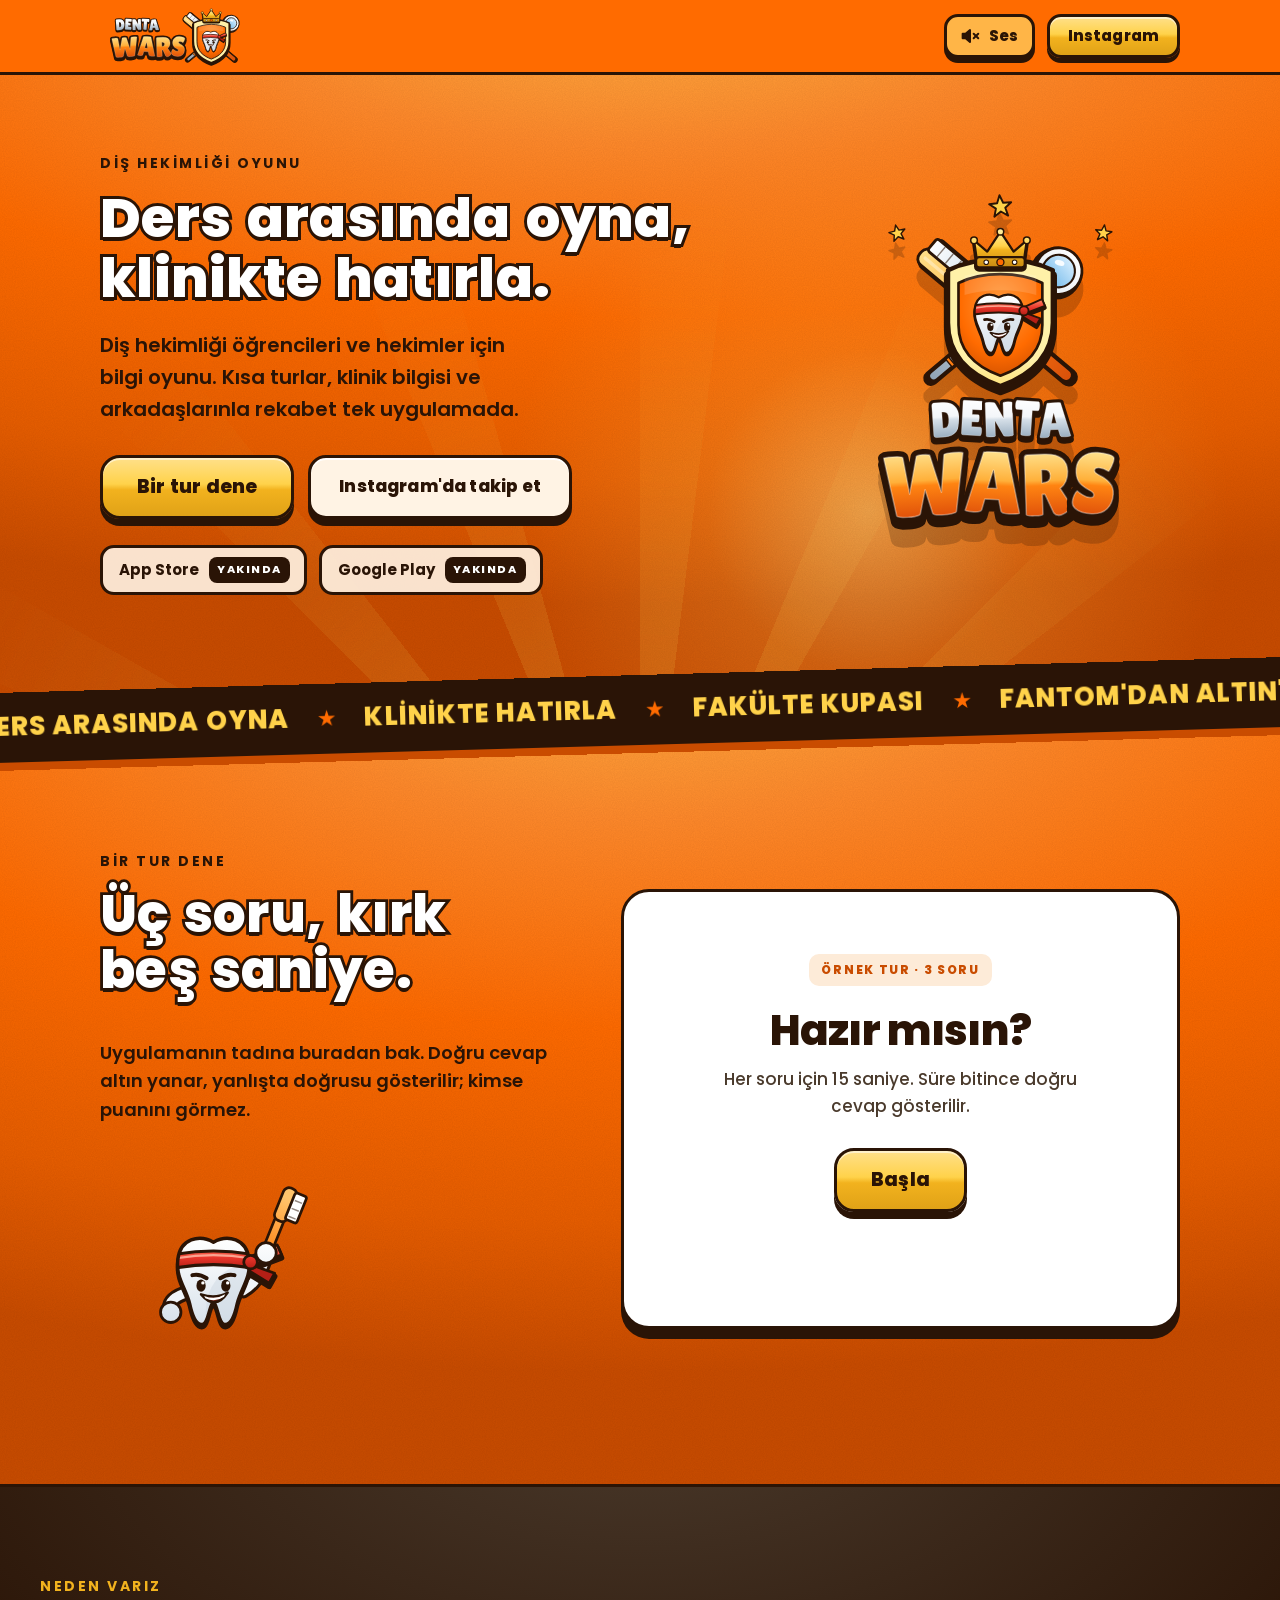
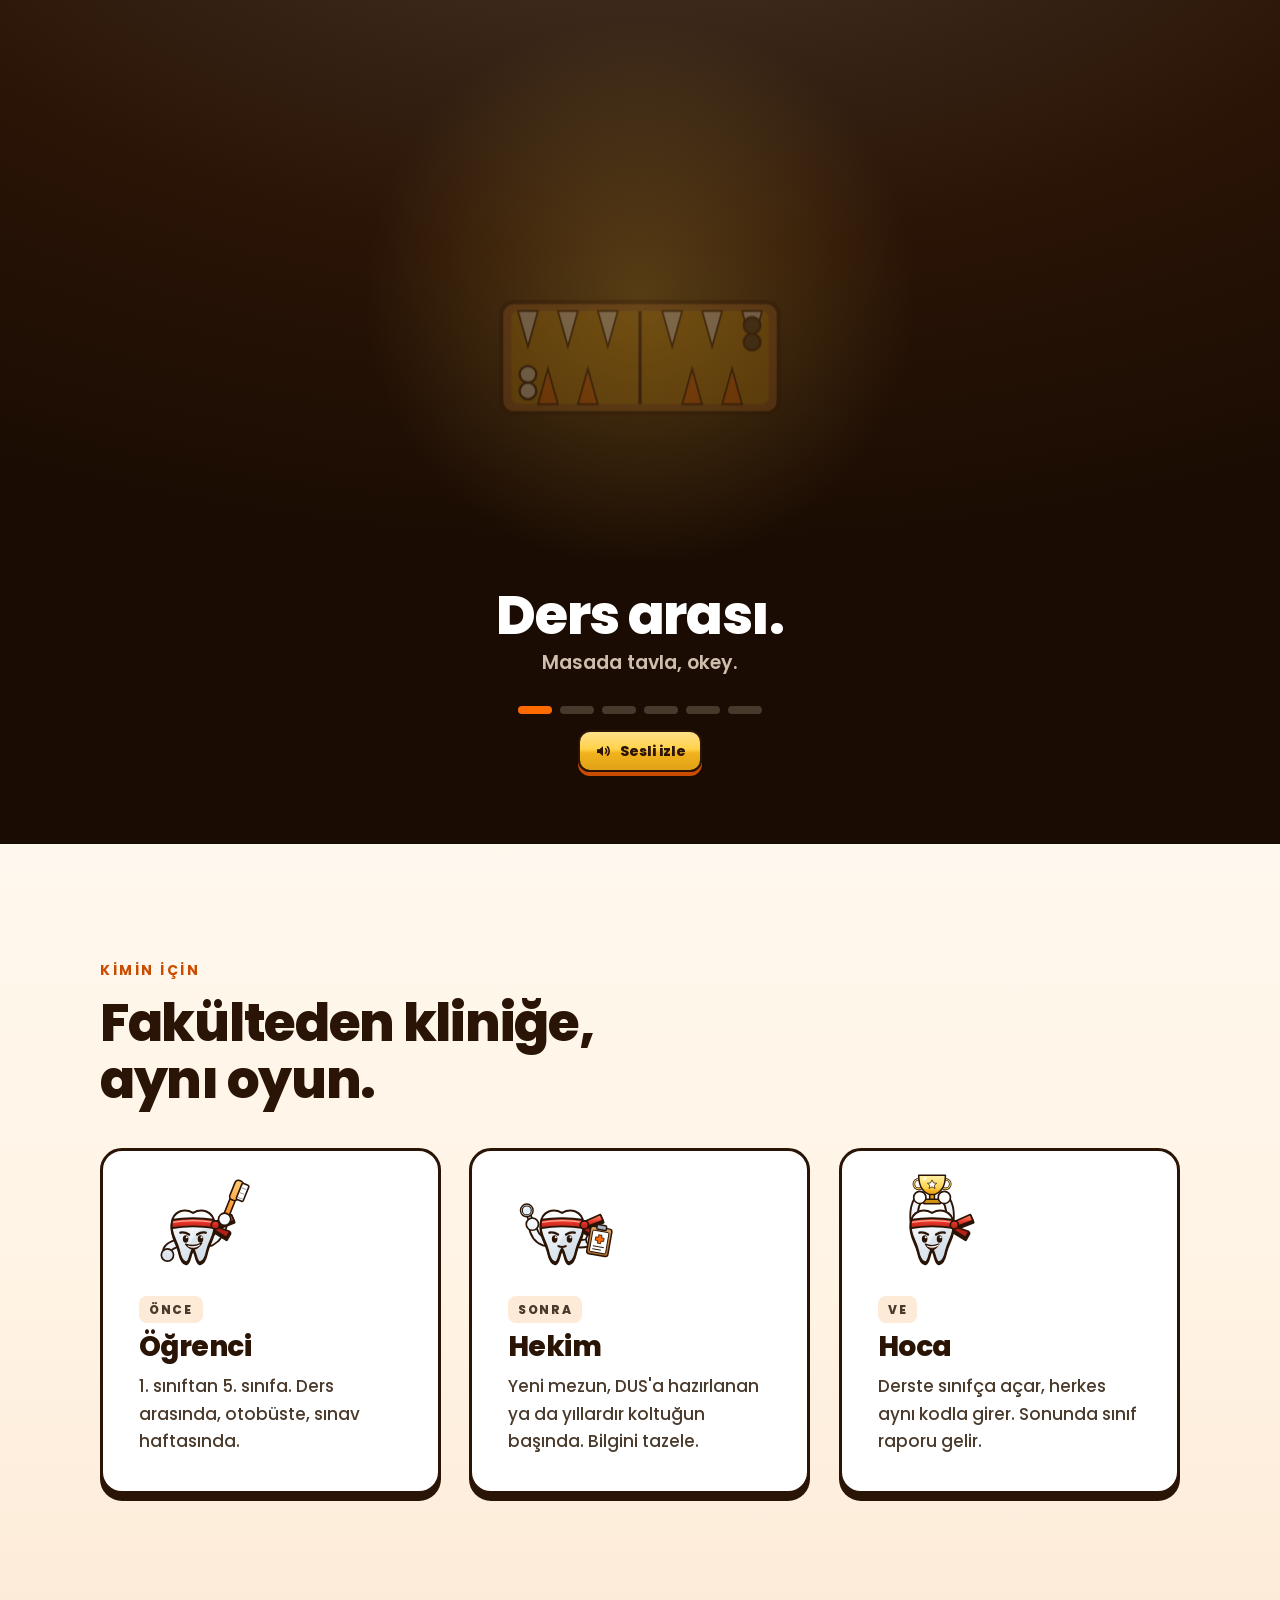
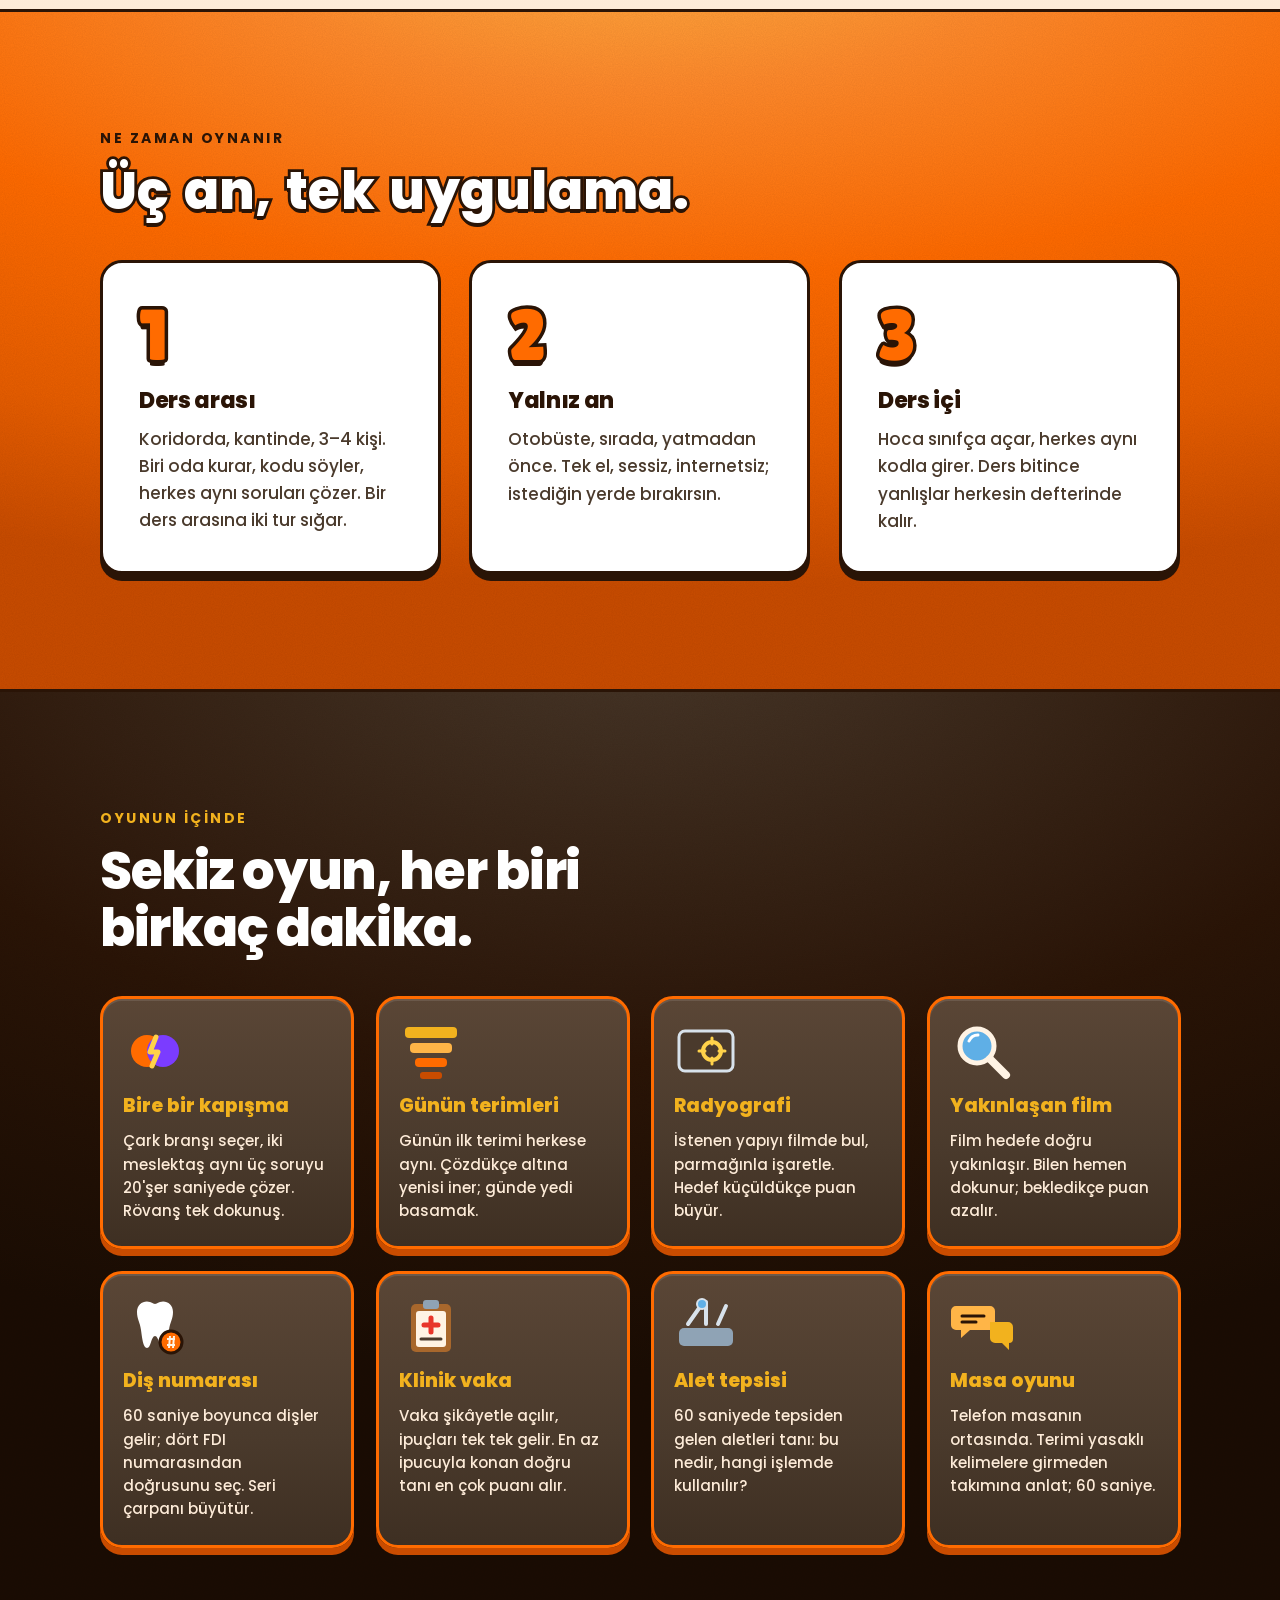
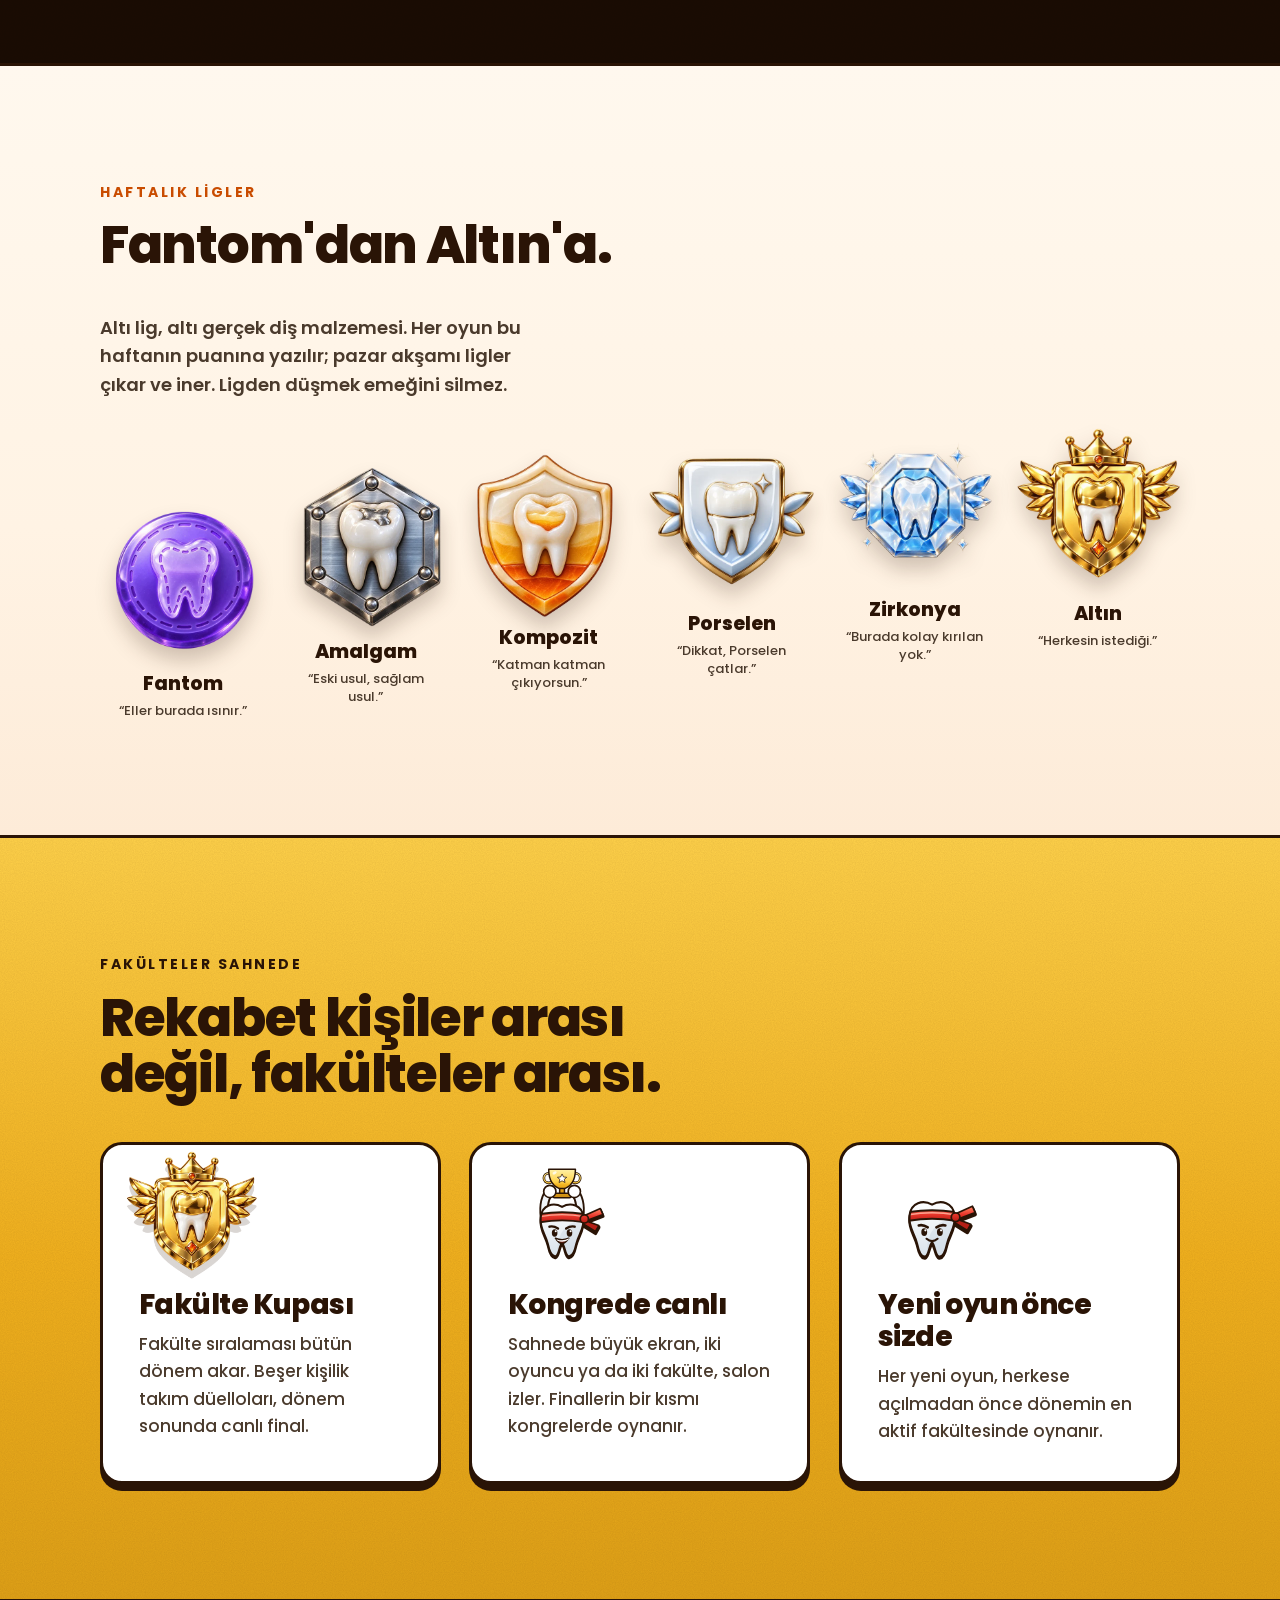
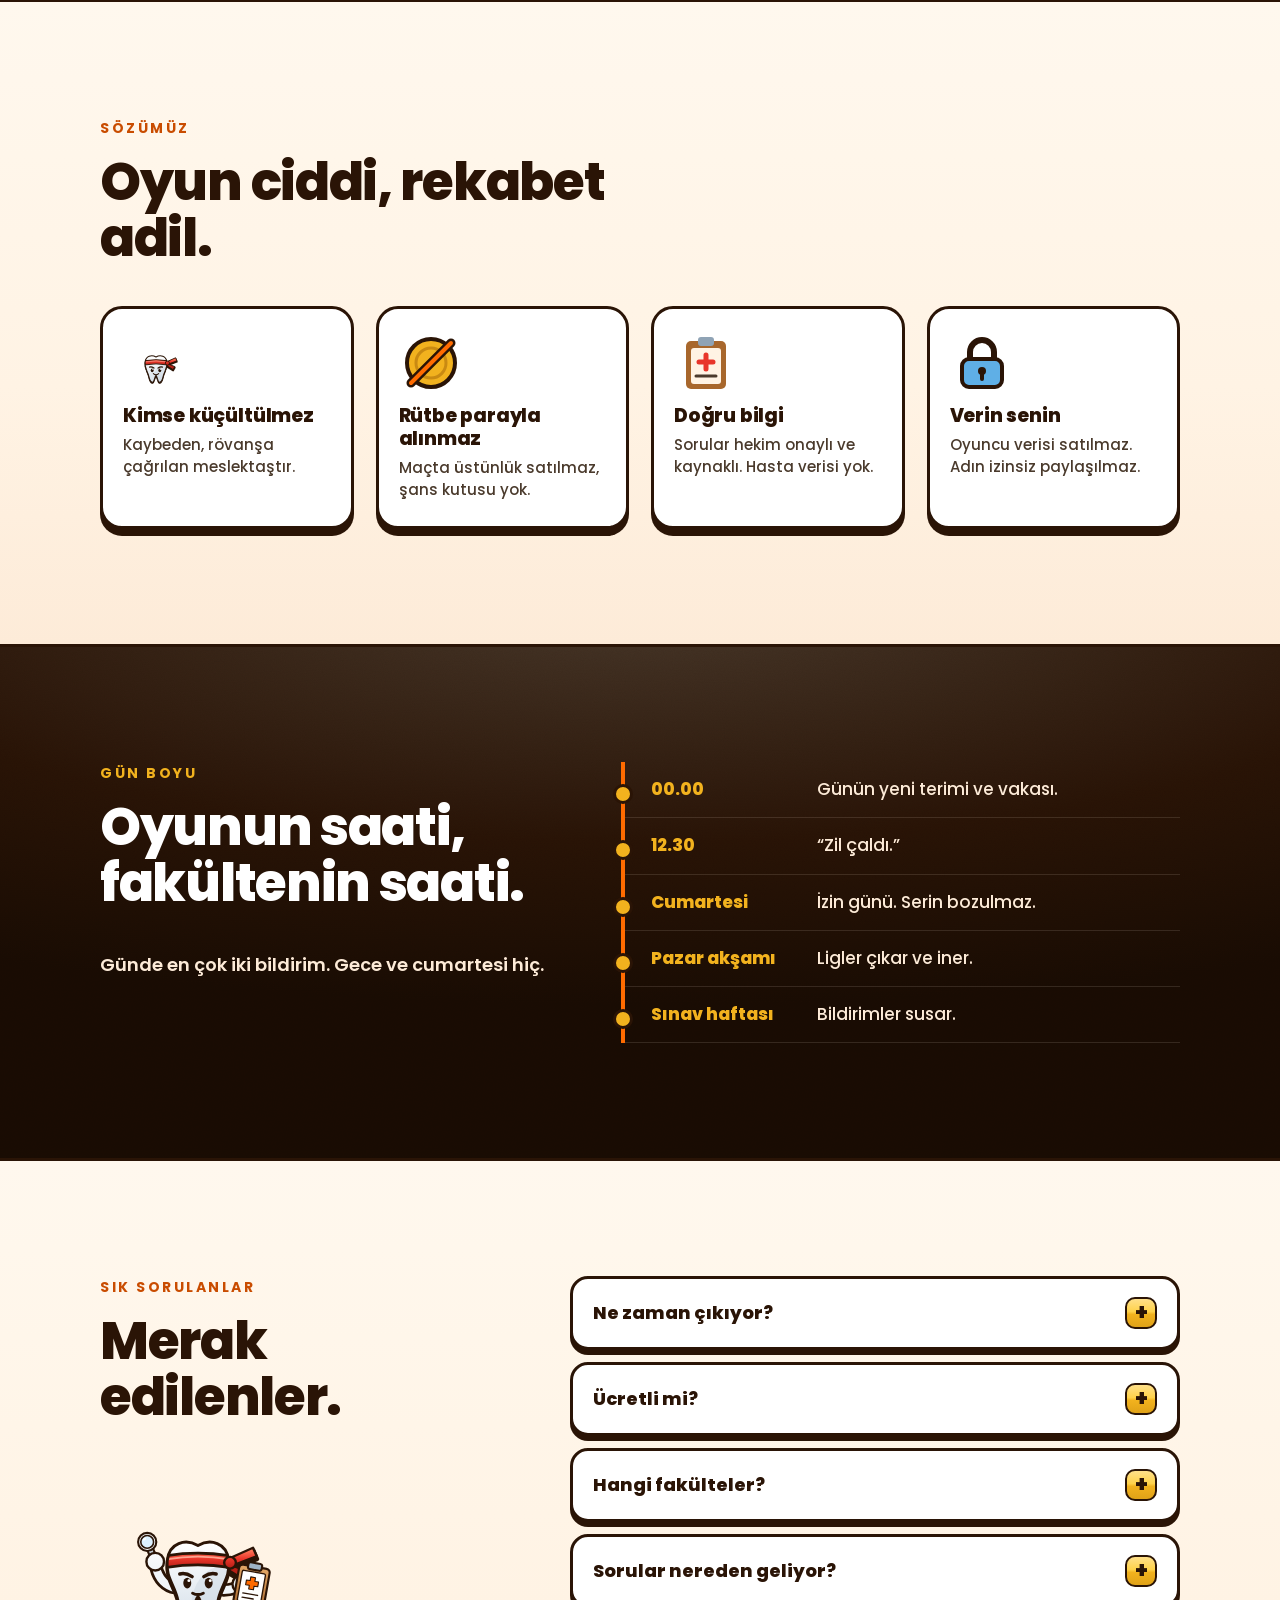
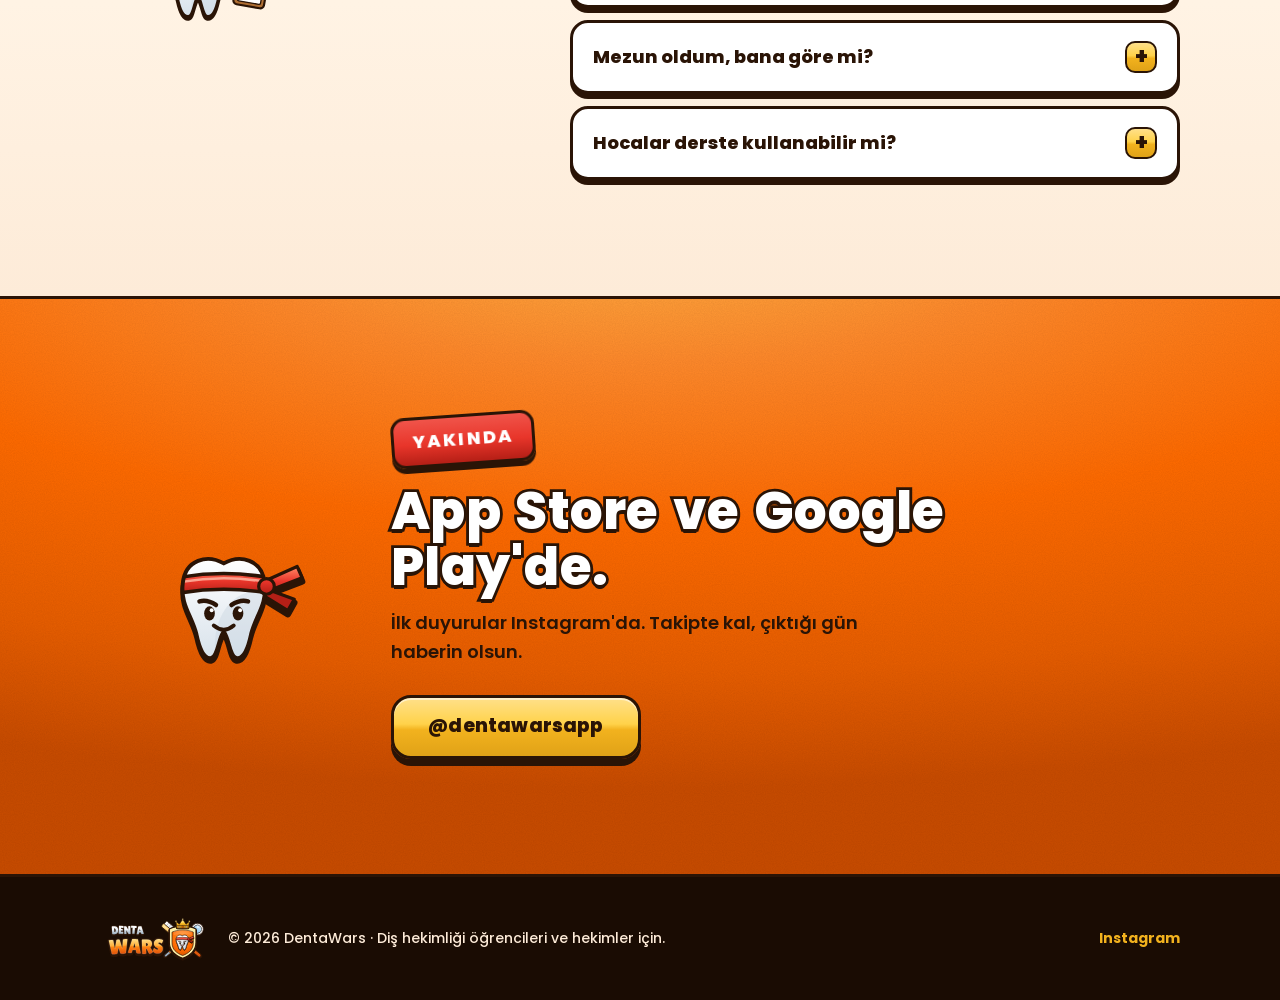
<file: index.html>
<!doctype html>
<html lang="tr">
<head>
  <meta charset="utf-8">
  <meta name="viewport" content="width=device-width, initial-scale=1">
  <title>DentaWars | Diş Hekimliği Oyunu</title>
  <meta name="description" content="Ders arasında oyna, klinikte hatırla. Diş hekimliği öğrencileri ve hekimler için bilgi oyunu. Yakında iOS ve Android'de.">
  <link rel="canonical" href="https://www.dentawars.com/">
  <meta name="theme-color" content="#FF6B00">

  <meta property="og:type" content="website">
  <meta property="og:site_name" content="DentaWars">
  <meta property="og:locale" content="tr_TR">
  <meta property="og:url" content="https://www.dentawars.com/">
  <meta property="og:title" content="DentaWars | Diş Hekimliği Oyunu">
  <meta property="og:description" content="Ders arasında oyna, klinikte hatırla. Diş hekimliği öğrencileri ve hekimler için bilgi oyunu.">
  <meta property="og:image" content="https://www.dentawars.com/assets/img/og.png">
  <meta property="og:image:width" content="1200">
  <meta property="og:image:height" content="630">
  <meta name="twitter:card" content="summary_large_image">

  <link rel="icon" type="image/png" sizes="32x32" href="/assets/img/favicon-32.png">
  <link rel="icon" type="image/png" sizes="48x48" href="/assets/img/favicon-48.png">
  <link rel="apple-touch-icon" href="/assets/img/apple-touch-icon.png">
  <link rel="manifest" href="/site.webmanifest">

  <link rel="preload" href="/assets/fonts/poppins-800.woff" as="font" type="font/woff" crossorigin>
  <link rel="preload" href="/assets/fonts/poppins-600.woff" as="font" type="font/woff" crossorigin>
  <link rel="stylesheet" href="/assets/css/site.css">
  <script>document.documentElement.classList.add("js")</script>
  <script src="/assets/js/sfx.js" defer></script>
  <script src="/assets/js/intro.js" defer></script>
  <script src="/assets/js/story.js" defer></script>
  <script src="/assets/js/site.js" defer></script>
</head>
<body>
  <a class="skip" href="#icerik">İçeriğe geç</a>

  <header class="top" id="top">
    <div class="wrap top__in">
      <a class="top__logo" href="/" aria-label="DentaWars ana sayfa">
        <img src="/assets/img/logo-yatay.svg" alt="DentaWars" width="137" height="78">
      </a>
      <div class="top__act">
        <button class="snd" id="snd" type="button" aria-pressed="false" aria-label="Sesi aç">
          <svg class="snd__ico" viewBox="0 0 24 24" aria-hidden="true">
            <path class="snd__body" d="M4 9.5h3.2L12 5.5v13l-4.8-4H4z"/>
            <path class="snd__on" d="M15.5 9a4.2 4.2 0 0 1 0 6M18 6.5a7.8 7.8 0 0 1 0 11"/>
            <path class="snd__off" d="M16 9.5l5 5M21 9.5l-5 5"/>
          </svg>
          <span class="snd__txt">Ses</span>
        </button>
        <span class="snd__hint" id="sndHint" hidden>Sesi aç, logo sesli kurulsun</span>
        <a class="btn btn--small" href="https://www.instagram.com/dentawarsapp/" target="_blank" rel="noopener" data-sfx="pop">Instagram</a>
      </div>
    </div>
  </header>

  <main id="icerik">

    <!-- 1 · Kahraman: arena ışığı + canlı logo -->
    <section class="hero" id="hero">
      <div class="hero__rays" aria-hidden="true"></div>
      <div class="hero__glow" aria-hidden="true"></div>
      <div class="hero__dust" id="dust" aria-hidden="true"></div>
      <div class="wrap hero__in">
        <div class="hero__text">
          <p class="kicker in" style="--d:.1s">Diş hekimliği oyunu</p>
          <h1 class="hero__title">
            <span class="line in" style="--d:.25s">Ders arasında oyna,</span>
            <span class="line in" style="--d:.4s">klinikte hatırla.</span>
          </h1>
          <p class="hero__lead in" style="--d:.55s">Diş hekimliği öğrencileri ve hekimler için bilgi oyunu. Kısa turlar, klinik bilgisi ve arkadaşlarınla rekabet tek uygulamada.</p>
          <div class="hero__cta in" style="--d:.7s">
            <a class="btn btn--big" href="#dene" data-sfx="pop">Bir tur dene</a>
            <a class="btn btn--ghost" href="https://www.instagram.com/dentawarsapp/" target="_blank" rel="noopener" data-sfx="pop">Instagram'da takip et</a>
          </div>
          <ul class="stores in" style="--d:.85s" aria-label="Uygulama mağazaları">
            <li class="store"><span class="store__name">App Store</span><span class="store__tag">Yakında</span></li>
            <li class="store"><span class="store__name">Google Play</span><span class="store__tag">Yakında</span></li>
          </ul>
        </div>
        <div class="hero__art">
          <button class="hero__stage" id="heroStage" type="button" aria-label="Logo animasyonunu yeniden oynat">
<!-- HERO-LOGO:BAŞLA -->
<svg class="hero__logo" id="heroLogo" viewBox="-60 -60 1240 1230" role="img" aria-label="DentaWars logosu: taçlı kalkanın ortasında bandanalı diş Dento, altında DENTA WARS yazısı" xmlns="http://www.w3.org/2000/svg"><defs><linearGradient id="cRas" gradientUnits="userSpaceOnUse" x1="0" y1="160.5" x2="0" y2="597.5"><stop offset="0" stop-color="#FFF1A8" /><stop offset="0.45" stop-color="#FFD24A" /><stop offset="0.55" stop-color="#F2B21E" /><stop offset="1" stop-color="#C98A12" /></linearGradient><radialGradient id="cFas" cx=".5" cy=".3" r=".8"><stop offset="0" stop-color="#FF9A3C" /><stop offset=".6" stop-color="#FF6B00" /><stop offset="1" stop-color="#C94C00" /></radialGradient></defs><defs><linearGradient id="tOas" gradientUnits="userSpaceOnUse" x1="0" y1="-300.0" x2="0" y2="260.0"><stop offset="0" stop-color="#FFE08A" /><stop offset="0.46" stop-color="#FFAE3A" /><stop offset="0.54" stop-color="#FF7E12" /><stop offset="1" stop-color="#D9500A" /></linearGradient><linearGradient id="tSas" gradientUnits="userSpaceOnUse" x1="0" y1="-300.0" x2="0" y2="260.0"><stop offset="0" stop-color="#FFFFFF" /><stop offset="0.5" stop-color="#D5DFE8" /><stop offset="1" stop-color="#8FA3B5" /></linearGradient><linearGradient id="tBas" gradientUnits="userSpaceOnUse" x1="0" y1="-290.0" x2="0" y2="-150.0"><stop offset="0" stop-color="#FFFFFF" /><stop offset="1" stop-color="#D9E6F0" /></linearGradient><linearGradient id="tMas" gradientUnits="userSpaceOnUse" x1="0" y1="-270.0" x2="0" y2="-150.0"><stop offset="0" stop-color="#DDF1FF" /><stop offset="1" stop-color="#5FAFE6" /></linearGradient></defs><defs><linearGradient id="as1" gradientUnits="userSpaceOnUse" x1="0" y1="641.6" x2="0" y2="774"><stop offset="0" stop-color="#FFFFFF" /><stop offset="0.46" stop-color="#F3F6F9" /><stop offset="0.54" stop-color="#D5DFE8" /><stop offset="1" stop-color="#9AAEC0" /></linearGradient><linearGradient id="as2" gradientUnits="userSpaceOnUse" x1="0" y1="818.0" x2="0" y2="1044"><stop offset="0" stop-color="#FFE38F" /><stop offset="0.46" stop-color="#FFB03A" /><stop offset="0.54" stop-color="#FF8412" /><stop offset="1" stop-color="#E0520A" /></linearGradient></defs><circle id="hRing" cx="560" cy="380" r="0" fill="none" stroke="#FFF3E4" stroke-width="18" opacity="0"/><g id="hCam"><g id="hArma"><g id="hBrush"><g transform="translate(560.0 369.5) rotate(-50) scale(1.218)"><g transform="translate(0 10)" fill="#2A1406" stroke="#2A1406" stroke-width="16" stroke-linejoin="round"><rect x="-18" y="-40" width="36" height="300" rx="18" /><rect x="-12" y="-150" width="24" height="120" rx="12" /><rect x="-26" y="-295" width="52" height="155" rx="22" /><rect x="18" y="-285" width="44" height="132" rx="8" /></g><g fill="url(#tOas)" stroke="#2A1406" stroke-width="8" stroke-linejoin="round"><rect x="-18" y="-40" width="36" height="300" rx="18" /><rect x="-12" y="-150" width="24" height="120" rx="12" /><rect x="-26" y="-295" width="52" height="155" rx="22" /></g><rect x="18" y="-285" width="44" height="132" rx="8" fill="url(#tBas)" stroke="#2A1406" stroke-width="8" stroke-linejoin="round" /><path d="M24 -252 H56" stroke="#2A1406" stroke-width="4" stroke-linecap="round" opacity=".55" /><path d="M24 -222 H56" stroke="#2A1406" stroke-width="4" stroke-linecap="round" opacity=".55" /><path d="M24 -192 H56" stroke="#2A1406" stroke-width="4" stroke-linecap="round" opacity=".55" /><rect x="-8" y="-280" width="10" height="120" rx="5" fill="#FFFFFF" opacity=".35" /></g></g><g id="hMirror"><g transform="translate(560.0 369.5) rotate(50) scale(1.218)"><g transform="translate(0 10)" fill="#2A1406" stroke="#2A1406" stroke-width="16" stroke-linejoin="round"><rect x="-14" y="-150" width="28" height="410" rx="14" /><circle cy="-215" r="66" /></g><g fill="url(#tSas)" stroke="#2A1406" stroke-width="8" stroke-linejoin="round"><rect x="-14" y="-150" width="28" height="410" rx="14" /><circle cy="-215" r="66" /></g><circle cy="-215" r="46" fill="url(#tMas)" stroke="#2A1406" stroke-width="6" /><ellipse cx="-16" cy="-232" rx="14" ry="8" transform="rotate(-35 -16 -232)" fill="#FFFFFF" opacity=".9" /><rect x="-14" y="120" width="28" height="10" fill="#FF7E12" stroke="#2A1406" stroke-width="4" /><rect x="-14" y="150" width="28" height="10" fill="#FF7E12" stroke="#2A1406" stroke-width="4" /><rect x="-14" y="180" width="28" height="10" fill="#FF7E12" stroke="#2A1406" stroke-width="4" /></g></g><g id="hShield"><g transform="translate(560.0 360.0) scale(0.950)"><path d="M0 -210 C80 -210 150 -190 190 -170 L190 20 C190 140 110 210 0 250 C-110 210 -190 140 -190 20 L-190 -170 C-150 -190 -80 -210 0 -210 Z" transform="translate(0 18)" fill="#2A1406" stroke="#2A1406" stroke-width="30" stroke-linejoin="round" /><path d="M0 -210 C80 -210 150 -190 190 -170 L190 20 C190 140 110 210 0 250 C-110 210 -190 140 -190 20 L-190 -170 C-150 -190 -80 -210 0 -210 Z" fill="url(#cRas)" stroke="#2A1406" stroke-width="16" stroke-linejoin="round" /><path d="M0 -210 C80 -210 150 -190 190 -170 L190 20 C190 140 110 210 0 250 C-110 210 -190 140 -190 20 L-190 -170 C-150 -190 -80 -210 0 -210 Z" transform="translate(0 12) scale(.8)" fill="url(#cFas)" stroke="#2A1406" stroke-width="12" stroke-linejoin="round" /><path d="M-130 -150 C-60 -170 60 -170 130 -150 L130 -80 C60 -104 -60 -104 -130 -80 Z" fill="#FFFFFF" opacity=".14" /><g transform="translate(-6.0 24.0) rotate(0) scale(0.760)"><defs><linearGradient id="hThas" gradientUnits="userSpaceOnUse" x1="0" y1="-140.0" x2="0" y2="140.0"><stop offset="0" stop-color="#FFFFFF" /><stop offset="1" stop-color="#D8E2EB" /></linearGradient><linearGradient id="hBhas" gradientUnits="userSpaceOnUse" x1="0" y1="-110.0" x2="0" y2="-42.0"><stop offset="0" stop-color="#FF7A5C" /><stop offset="0.5" stop-color="#E8352A" /><stop offset="1" stop-color="#B51F16" /></linearGradient><clipPath id="hChas"><path d="M 0.0 -126.6 C -44.8 -152.2 -108.8 -139.4 -115.2 -69.0 C -121.6 -11.4 -89.6 20.6 -76.8 71.8 C -67.2 116.6 -54.4 142.2 -35.2 139.0 C -16.0 135.8 -16.0 84.6 0.0 65.4 C 16.0 84.6 16.0 135.8 35.2 139.0 C 54.4 142.2 67.2 116.6 76.8 71.8 C 89.6 20.6 121.6 -11.4 115.2 -69.0 C 108.8 -139.4 44.8 -152.2 0.0 -126.6 Z" /></clipPath></defs><g transform="translate(0 10)" fill="#2A1406" stroke="#2A1406" stroke-width="18" stroke-linejoin="round"><polygon points="112.0,-76.0 206.0,-118.0 220.0,-86.0 126.0,-50.0" /><polygon points="116.0,-56.0 198.0,-26.0 180.0,6.0 112.0,-36.0" /></g><g fill="url(#hBhas)" stroke="#2A1406" stroke-width="9" stroke-linejoin="round"><polygon points="112.0,-76.0 206.0,-118.0 220.0,-86.0 126.0,-50.0" /><polygon points="116.0,-56.0 198.0,-26.0 180.0,6.0 112.0,-36.0" /></g><path d="M 0.0 -126.6 C -44.8 -152.2 -108.8 -139.4 -115.2 -69.0 C -121.6 -11.4 -89.6 20.6 -76.8 71.8 C -67.2 116.6 -54.4 142.2 -35.2 139.0 C -16.0 135.8 -16.0 84.6 0.0 65.4 C 16.0 84.6 16.0 135.8 35.2 139.0 C 54.4 142.2 67.2 116.6 76.8 71.8 C 89.6 20.6 121.6 -11.4 115.2 -69.0 C 108.8 -139.4 44.8 -152.2 0.0 -126.6 Z" transform="translate(0 10)" fill="#2A1406" stroke="#2A1406" stroke-width="12" stroke-linejoin="round" /><path d="M 0.0 -126.6 C -44.8 -152.2 -108.8 -139.4 -115.2 -69.0 C -121.6 -11.4 -89.6 20.6 -76.8 71.8 C -67.2 116.6 -54.4 142.2 -35.2 139.0 C -16.0 135.8 -16.0 84.6 0.0 65.4 C 16.0 84.6 16.0 135.8 35.2 139.0 C 54.4 142.2 67.2 116.6 76.8 71.8 C 89.6 20.6 121.6 -11.4 115.2 -69.0 C 108.8 -139.4 44.8 -152.2 0.0 -126.6 Z" fill="url(#hThas)" /><g clip-path="url(#hChas)"><ellipse cx="95" cy="100" rx="120" ry="150" fill="#C9D5E0" opacity=".45" /><path d="M-132 -86 Q0 -110 132 -86 L132 -42 Q0 -66 -132 -42 Z" fill="url(#hBhas)" stroke="#2A1406" stroke-width="10" stroke-linejoin="round" /><path d="M-122 -74 Q0 -96 122 -74" fill="none" stroke="#FFB4A0" stroke-width="7" stroke-linecap="round" opacity=".85" /></g><path d="M 0.0 -126.6 C -44.8 -152.2 -108.8 -139.4 -115.2 -69.0 C -121.6 -11.4 -89.6 20.6 -76.8 71.8 C -67.2 116.6 -54.4 142.2 -35.2 139.0 C -16.0 135.8 -16.0 84.6 0.0 65.4 C 16.0 84.6 16.0 135.8 35.2 139.0 C 54.4 142.2 67.2 116.6 76.8 71.8 C 89.6 20.6 121.6 -11.4 115.2 -69.0 C 108.8 -139.4 44.8 -152.2 0.0 -126.6 Z" fill="none" stroke="#2A1406" stroke-width="11" stroke-linejoin="round" /><circle cx="120" cy="-62" r="22" fill="url(#hBhas)" stroke="#2A1406" stroke-width="9" /><path d="M-68 -20 Q-46 -26 -22 -10 M68 -20 Q46 -26 22 -10" fill="none" stroke="#2A1406" stroke-width="13" stroke-linecap="round" /><ellipse cx="-40" cy="14" rx="15" ry="20" fill="#2A1406" /><circle cx="-34" cy="5" r="5.5" fill="#FFFFFF" /><ellipse cx="40" cy="14" rx="15" ry="20" fill="#2A1406" /><circle cx="46" cy="5" r="5.5" fill="#FFFFFF" /><path d="M-40 42 Q6 96 46 36 Q8 58 -40 42 Z" fill="#6B1E12" stroke="#2A1406" stroke-width="8" stroke-linejoin="round" /><path d="M-30 47 Q6 62 38 42 L34 50 Q6 70 -26 55 Z" fill="#FFFFFF" /></g></g></g><g id="hCrown"><defs><linearGradient id="cGas" gradientUnits="userSpaceOnUse" x1="0" y1="55.2" x2="0" y2="188.1"><stop offset="0" stop-color="#FFF1A8" /><stop offset="0.45" stop-color="#FFD24A" /><stop offset="0.55" stop-color="#F2B21E" /><stop offset="1" stop-color="#C98A12" /></linearGradient></defs><g transform="translate(0 8.7)" fill="#2A1406" stroke="#2A1406" stroke-width="14.0" stroke-linejoin="round"><polygon points="479.6,168.9 469.1,95.4 514.6,133.9 560.0,65.7 605.4,133.9 650.9,95.4 640.4,168.9" /><rect x="476.1" y="153.1" width="167.8" height="35.0" rx="10.5" /></g><polygon points="479.6,168.9 469.1,95.4 514.6,133.9 560.0,65.7 605.4,133.9 650.9,95.4 640.4,168.9" fill="url(#cGas)" stroke="#2A1406" stroke-width="7.9" stroke-linejoin="round" /><rect x="476.1" y="153.1" width="167.8" height="35.0" rx="10.5" fill="url(#cGas)" stroke="#2A1406" stroke-width="7.9" /><circle cx="560.0" cy="170.6" r="12.2" fill="#FF6B00" stroke="#2A1406" stroke-width="4.4" /><circle cx="511.1" cy="170.6" r="7.9" fill="#FFFFFF" stroke="#2A1406" stroke-width="3.5" /><circle cx="608.9" cy="170.6" r="7.9" fill="#FFFFFF" stroke="#2A1406" stroke-width="3.5" /><circle cx="469.1" cy="95.4" r="11.4" fill="url(#cGas)" stroke="#2A1406" stroke-width="5.2" /><circle cx="560.0" cy="65.7" r="11.4" fill="url(#cGas)" stroke="#2A1406" stroke-width="5.2" /><circle cx="650.9" cy="95.4" r="11.4" fill="url(#cGas)" stroke="#2A1406" stroke-width="5.2" /></g></g><g id="hText"><g id="hL0" class="hl" data-cx="370.7" data-cy="708.8"><path d="M326.80999999999995 764.4466666666666V662.4466666666666Q326.80999999999995 658.1966666666666 328.93499999999995 655.7316666666666Q331.05999999999995 653.2666666666667 334.4599999999999 653.2666666666667H362.84999999999997Q389.87999999999994 653.2666666666667 403.905 666.8666666666667Q417.92999999999995 680.4666666666667 417.92999999999995 709.7066666666667Q417.92999999999995 772.2666666666667 364.54999999999995 772.2666666666667H335.47999999999996Q326.80999999999995 772.2666666666667 326.80999999999995 764.4466666666666ZM359.44999999999993 685.5666666666666V736.3966666666666Q359.44999999999993 739.9666666666667 359.9599999999999 740.9016666666666Q360.46999999999997 741.8366666666667 363.0199999999999 741.8366666666667Q372.36999999999995 741.8366666666667 377.2149999999999 734.8666666666667Q382.05999999999995 727.8966666666666 382.05999999999995 711.6616666666666Q382.05999999999995 695.4266666666666 377.04499999999996 690.4966666666667Q372.03 685.5666666666666 361.15 685.5666666666666Z" transform="translate(0 12.8) rotate(-4.0 370.7 708.8)" fill="#2A1406" stroke="#2A1406" stroke-width="22.1" stroke-linejoin="round" /><path d="M326.80999999999995 764.4466666666666V662.4466666666666Q326.80999999999995 658.1966666666666 328.93499999999995 655.7316666666666Q331.05999999999995 653.2666666666667 334.4599999999999 653.2666666666667H362.84999999999997Q389.87999999999994 653.2666666666667 403.905 666.8666666666667Q417.92999999999995 680.4666666666667 417.92999999999995 709.7066666666667Q417.92999999999995 772.2666666666667 364.54999999999995 772.2666666666667H335.47999999999996Q326.80999999999995 772.2666666666667 326.80999999999995 764.4466666666666ZM359.44999999999993 685.5666666666666V736.3966666666666Q359.44999999999993 739.9666666666667 359.9599999999999 740.9016666666666Q360.46999999999997 741.8366666666667 363.0199999999999 741.8366666666667Q372.36999999999995 741.8366666666667 377.2149999999999 734.8666666666667Q382.05999999999995 727.8966666666666 382.05999999999995 711.6616666666666Q382.05999999999995 695.4266666666666 377.04499999999996 690.4966666666667Q372.03 685.5666666666666 361.15 685.5666666666666Z" transform="rotate(-4.0 370.7 708.8)" fill="#2A1406" stroke="#2A1406" stroke-width="22.1" stroke-linejoin="round" /><path d="M326.80999999999995 764.4466666666666V662.4466666666666Q326.80999999999995 658.1966666666666 328.93499999999995 655.7316666666666Q331.05999999999995 653.2666666666667 334.4599999999999 653.2666666666667H362.84999999999997Q389.87999999999994 653.2666666666667 403.905 666.8666666666667Q417.92999999999995 680.4666666666667 417.92999999999995 709.7066666666667Q417.92999999999995 772.2666666666667 364.54999999999995 772.2666666666667H335.47999999999996Q326.80999999999995 772.2666666666667 326.80999999999995 764.4466666666666ZM359.44999999999993 685.5666666666666V736.3966666666666Q359.44999999999993 739.9666666666667 359.9599999999999 740.9016666666666Q360.46999999999997 741.8366666666667 363.0199999999999 741.8366666666667Q372.36999999999995 741.8366666666667 377.2149999999999 734.8666666666667Q382.05999999999995 727.8966666666666 382.05999999999995 711.6616666666666Q382.05999999999995 695.4266666666666 377.04499999999996 690.4966666666667Q372.03 685.5666666666666 361.15 685.5666666666666Z" transform="rotate(-4.0 370.7 708.8)" fill="url(#as1)" stroke="#FFFFFF" stroke-opacity=".35" stroke-width="3.1" stroke-linejoin="round" /></g><g id="hL1" class="hl" data-cx="461.9" data-cy="708.8"><path d="M483.78 694.86Q487.01 694.86 487.01 706.76Q487.01 710.33 486.245 715.175Q485.47999999999996 720.02 483.44 720.02H461.84999999999997V737.02H493.13Q496.02 737.02 497.03999999999996 744.5Q497.54999999999995 747.73 497.54999999999995 751.385Q497.54999999999995 755.0400000000001 496.53 760.82Q495.51 766.6 493.13 766.6H434.98999999999995Q428.53 766.6 428.53 761.33V652.02Q428.53 647.6 432.44 647.6H493.29999999999995Q496.87 647.6 496.87 662.645Q496.87 677.69 493.29999999999995 677.69H461.84999999999997V694.86Z" transform="translate(0 12.8) rotate(3.0 461.9 708.8)" fill="#2A1406" stroke="#2A1406" stroke-width="22.1" stroke-linejoin="round" /><path d="M483.78 694.86Q487.01 694.86 487.01 706.76Q487.01 710.33 486.245 715.175Q485.47999999999996 720.02 483.44 720.02H461.84999999999997V737.02H493.13Q496.02 737.02 497.03999999999996 744.5Q497.54999999999995 747.73 497.54999999999995 751.385Q497.54999999999995 755.0400000000001 496.53 760.82Q495.51 766.6 493.13 766.6H434.98999999999995Q428.53 766.6 428.53 761.33V652.02Q428.53 647.6 432.44 647.6H493.29999999999995Q496.87 647.6 496.87 662.645Q496.87 677.69 493.29999999999995 677.69H461.84999999999997V694.86Z" transform="rotate(3.0 461.9 708.8)" fill="#2A1406" stroke="#2A1406" stroke-width="22.1" stroke-linejoin="round" /><path d="M483.78 694.86Q487.01 694.86 487.01 706.76Q487.01 710.33 486.245 715.175Q485.47999999999996 720.02 483.44 720.02H461.84999999999997V737.02H493.13Q496.02 737.02 497.03999999999996 744.5Q497.54999999999995 747.73 497.54999999999995 751.385Q497.54999999999995 755.0400000000001 496.53 760.82Q495.51 766.6 493.13 766.6H434.98999999999995Q428.53 766.6 428.53 761.33V652.02Q428.53 647.6 432.44 647.6H493.29999999999995Q496.87 647.6 496.87 662.645Q496.87 677.69 493.29999999999995 677.69H461.84999999999997V694.86Z" transform="rotate(3.0 461.9 708.8)" fill="url(#as1)" stroke="#FFFFFF" stroke-opacity=".35" stroke-width="3.1" stroke-linejoin="round" /></g><g id="hL2" class="hl" data-cx="555.9" data-cy="708.8"><path d="M602.5 767.3933333333333Q602.5 770.9633333333334 586.52 770.9633333333334Q570.54 770.9633333333334 569.18 768.4133333333333L540.79 715.3733333333333V768.2433333333333Q540.79 771.3033333333333 525.0649999999999 771.3033333333333Q509.34 771.3033333333333 509.34 768.2433333333333V654.5133333333333Q509.34 651.9633333333334 522.77 651.9633333333334Q528.04 651.9633333333334 535.095 652.8983333333333Q542.15 653.8333333333333 543.68 656.3833333333333L570.88 708.7433333333333V655.3633333333333Q570.88 652.1333333333333 586.69 652.1333333333333Q602.5 652.1333333333333 602.5 655.3633333333333Z" transform="translate(0 12.8) rotate(-2.0 555.9 708.8)" fill="#2A1406" stroke="#2A1406" stroke-width="22.1" stroke-linejoin="round" /><path d="M602.5 767.3933333333333Q602.5 770.9633333333334 586.52 770.9633333333334Q570.54 770.9633333333334 569.18 768.4133333333333L540.79 715.3733333333333V768.2433333333333Q540.79 771.3033333333333 525.0649999999999 771.3033333333333Q509.34 771.3033333333333 509.34 768.2433333333333V654.5133333333333Q509.34 651.9633333333334 522.77 651.9633333333334Q528.04 651.9633333333334 535.095 652.8983333333333Q542.15 653.8333333333333 543.68 656.3833333333333L570.88 708.7433333333333V655.3633333333333Q570.88 652.1333333333333 586.69 652.1333333333333Q602.5 652.1333333333333 602.5 655.3633333333333Z" transform="rotate(-2.0 555.9 708.8)" fill="#2A1406" stroke="#2A1406" stroke-width="22.1" stroke-linejoin="round" /><path d="M602.5 767.3933333333333Q602.5 770.9633333333334 586.52 770.9633333333334Q570.54 770.9633333333334 569.18 768.4133333333333L540.79 715.3733333333333V768.2433333333333Q540.79 771.3033333333333 525.0649999999999 771.3033333333333Q509.34 771.3033333333333 509.34 768.2433333333333V654.5133333333333Q509.34 651.9633333333334 522.77 651.9633333333334Q528.04 651.9633333333334 535.095 652.8983333333333Q542.15 653.8333333333333 543.68 656.3833333333333L570.88 708.7433333333333V655.3633333333333Q570.88 652.1333333333333 586.69 652.1333333333333Q602.5 652.1333333333333 602.5 655.3633333333333Z" transform="rotate(-2.0 555.9 708.8)" fill="url(#as1)" stroke="#FFFFFF" stroke-opacity=".35" stroke-width="3.1" stroke-linejoin="round" /></g><g id="hL3" class="hl" data-cx="650.7" data-cy="708.8"><path d="M667.67 765.0133333333333Q667.67 768.4133333333333 650.8399999999999 768.4133333333333Q634.01 768.4133333333333 634.01 765.0133333333333V679.6733333333334H613.61Q610.72 679.6733333333334 609.53 671.8533333333334Q609.02 668.1133333333333 609.02 664.2033333333334Q609.02 660.2933333333333 609.53 656.5533333333333Q610.72 648.7333333333333 613.61 648.7333333333333H687.56Q690.45 648.7333333333333 691.64 656.5533333333333Q692.15 660.2933333333333 692.15 664.2033333333334Q692.15 668.1133333333333 691.64 671.8533333333334Q690.45 679.6733333333334 687.56 679.6733333333334H667.67Z" transform="translate(0 12.8) rotate(4.0 650.7 708.8)" fill="#2A1406" stroke="#2A1406" stroke-width="22.1" stroke-linejoin="round" /><path d="M667.67 765.0133333333333Q667.67 768.4133333333333 650.8399999999999 768.4133333333333Q634.01 768.4133333333333 634.01 765.0133333333333V679.6733333333334H613.61Q610.72 679.6733333333334 609.53 671.8533333333334Q609.02 668.1133333333333 609.02 664.2033333333334Q609.02 660.2933333333333 609.53 656.5533333333333Q610.72 648.7333333333333 613.61 648.7333333333333H687.56Q690.45 648.7333333333333 691.64 656.5533333333333Q692.15 660.2933333333333 692.15 664.2033333333334Q692.15 668.1133333333333 691.64 671.8533333333334Q690.45 679.6733333333334 687.56 679.6733333333334H667.67Z" transform="rotate(4.0 650.7 708.8)" fill="#2A1406" stroke="#2A1406" stroke-width="22.1" stroke-linejoin="round" /><path d="M667.67 765.0133333333333Q667.67 768.4133333333333 650.8399999999999 768.4133333333333Q634.01 768.4133333333333 634.01 765.0133333333333V679.6733333333334H613.61Q610.72 679.6733333333334 609.53 671.8533333333334Q609.02 668.1133333333333 609.02 664.2033333333334Q609.02 660.2933333333333 609.53 656.5533333333333Q610.72 648.7333333333333 613.61 648.7333333333333H687.56Q690.45 648.7333333333333 691.64 656.5533333333333Q692.15 660.2933333333333 692.15 664.2033333333334Q692.15 668.1133333333333 691.64 671.8533333333334Q690.45 679.6733333333334 687.56 679.6733333333334H667.67Z" transform="rotate(4.0 650.7 708.8)" fill="url(#as1)" stroke="#FFFFFF" stroke-opacity=".35" stroke-width="3.1" stroke-linejoin="round" /></g><g id="hL4" class="hl" data-cx="746.0" data-cy="708.8"><path d="M778.74 773.74Q763.95 773.74 762.76 768.98L757.1500000000001 747.05H730.12L725.19 768.13Q724.1700000000001 773.4 708.87 773.4Q700.71 773.4 696.8 772.4649999999999Q692.89 771.53 692.89 771.02L722.98 655.93Q722.98 654.5699999999999 746.27 654.5699999999999Q769.5600000000001 654.5699999999999 769.5600000000001 655.93L798.97 771.1899999999999Q798.97 772.38 791.1500000000001 773.06Q783.33 773.74 778.74 773.74ZM734.37 725.4599999999999H752.22L744.57 690.27H743.5500000000001Z" transform="translate(0 12.8) rotate(-3.0 746.0 708.8)" fill="#2A1406" stroke="#2A1406" stroke-width="22.1" stroke-linejoin="round" /><path d="M778.74 773.74Q763.95 773.74 762.76 768.98L757.1500000000001 747.05H730.12L725.19 768.13Q724.1700000000001 773.4 708.87 773.4Q700.71 773.4 696.8 772.4649999999999Q692.89 771.53 692.89 771.02L722.98 655.93Q722.98 654.5699999999999 746.27 654.5699999999999Q769.5600000000001 654.5699999999999 769.5600000000001 655.93L798.97 771.1899999999999Q798.97 772.38 791.1500000000001 773.06Q783.33 773.74 778.74 773.74ZM734.37 725.4599999999999H752.22L744.57 690.27H743.5500000000001Z" transform="rotate(-3.0 746.0 708.8)" fill="#2A1406" stroke="#2A1406" stroke-width="22.1" stroke-linejoin="round" /><path d="M778.74 773.74Q763.95 773.74 762.76 768.98L757.1500000000001 747.05H730.12L725.19 768.13Q724.1700000000001 773.4 708.87 773.4Q700.71 773.4 696.8 772.4649999999999Q692.89 771.53 692.89 771.02L722.98 655.93Q722.98 654.5699999999999 746.27 654.5699999999999Q769.5600000000001 654.5699999999999 769.5600000000001 655.93L798.97 771.1899999999999Q798.97 772.38 791.1500000000001 773.06Q783.33 773.74 778.74 773.74ZM734.37 725.4599999999999H752.22L744.57 690.27H743.5500000000001Z" transform="rotate(-3.0 746.0 708.8)" fill="url(#as1)" stroke="#FFFFFF" stroke-opacity=".35" stroke-width="3.1" stroke-linejoin="round" /></g><g id="hL5" class="hl" data-cx="301.1" data-cy="932.0"><path d="M164.45000000000005 837.0Q163.55000000000004 833.7 194.75000000000003 833.7Q229.25000000000003 833.7 230.15000000000003 839.4L244.85000000000002 965.7L276.65000000000003 837.9Q278.15000000000003 833.4 300.05000000000007 833.4Q321.95000000000005 833.4 323.45000000000005 837.6L354.65000000000003 966.3L372.05000000000007 838.8Q372.65000000000003 835.5 385.85 834.3Q399.05 833.1 407.15000000000003 833.1Q438.65000000000003 833.1 437.75 837.3L401.45000000000005 1036.2Q400.25 1040.7 384.35 1042.8000000000002Q368.45000000000005 1044.9 358.55000000000007 1044.9Q321.35 1044.9 319.55000000000007 1036.5L299.15000000000003 954.0L276.95000000000005 1036.2Q275.75 1041.6 255.95000000000005 1044.0Q245.75000000000003 1044.9 235.55 1044.9L216.35000000000002 1044.0Q196.55000000000004 1041.9 195.35000000000002 1036.5Z" transform="translate(0 22.5) rotate(-4.0 301.1 932.0)" fill="#2A1406" stroke="#2A1406" stroke-width="39.0" stroke-linejoin="round" /><path d="M164.45000000000005 837.0Q163.55000000000004 833.7 194.75000000000003 833.7Q229.25000000000003 833.7 230.15000000000003 839.4L244.85000000000002 965.7L276.65000000000003 837.9Q278.15000000000003 833.4 300.05000000000007 833.4Q321.95000000000005 833.4 323.45000000000005 837.6L354.65000000000003 966.3L372.05000000000007 838.8Q372.65000000000003 835.5 385.85 834.3Q399.05 833.1 407.15000000000003 833.1Q438.65000000000003 833.1 437.75 837.3L401.45000000000005 1036.2Q400.25 1040.7 384.35 1042.8000000000002Q368.45000000000005 1044.9 358.55000000000007 1044.9Q321.35 1044.9 319.55000000000007 1036.5L299.15000000000003 954.0L276.95000000000005 1036.2Q275.75 1041.6 255.95000000000005 1044.0Q245.75000000000003 1044.9 235.55 1044.9L216.35000000000002 1044.0Q196.55000000000004 1041.9 195.35000000000002 1036.5Z" transform="rotate(-4.0 301.1 932.0)" fill="#2A1406" stroke="#2A1406" stroke-width="39.0" stroke-linejoin="round" /><path d="M164.45000000000005 837.0Q163.55000000000004 833.7 194.75000000000003 833.7Q229.25000000000003 833.7 230.15000000000003 839.4L244.85000000000002 965.7L276.65000000000003 837.9Q278.15000000000003 833.4 300.05000000000007 833.4Q321.95000000000005 833.4 323.45000000000005 837.6L354.65000000000003 966.3L372.05000000000007 838.8Q372.65000000000003 835.5 385.85 834.3Q399.05 833.1 407.15000000000003 833.1Q438.65000000000003 833.1 437.75 837.3L401.45000000000005 1036.2Q400.25 1040.7 384.35 1042.8000000000002Q368.45000000000005 1044.9 358.55000000000007 1044.9Q321.35 1044.9 319.55000000000007 1036.5L299.15000000000003 954.0L276.95000000000005 1036.2Q275.75 1041.6 255.95000000000005 1044.0Q245.75000000000003 1044.9 235.55 1044.9L216.35000000000002 1044.0Q196.55000000000004 1041.9 195.35000000000002 1036.5Z" transform="rotate(-4.0 301.1 932.0)" fill="url(#as2)" stroke="#FFFFFF" stroke-opacity=".35" stroke-width="5.4" stroke-linejoin="round" /></g><g id="hL6" class="hl" data-cx="537.3" data-cy="932.0"><path d="M595.05 1034.6Q568.95 1034.6 566.85 1026.2L556.95 987.5H509.25L500.55 1024.7Q498.75 1034.0 471.75 1034.0Q457.35 1034.0 450.45000000000005 1032.35Q443.55 1030.7 443.55 1029.8L496.65 826.7Q496.65 824.3 537.75 824.3Q578.85 824.3 578.85 826.7L630.75 1030.1Q630.75 1032.2 616.95 1033.4Q603.15 1034.6 595.05 1034.6ZM516.75 949.4H548.25L534.75 887.3H532.95Z" transform="translate(0 22.5) rotate(3.0 537.3 932.0)" fill="#2A1406" stroke="#2A1406" stroke-width="39.0" stroke-linejoin="round" /><path d="M595.05 1034.6Q568.95 1034.6 566.85 1026.2L556.95 987.5H509.25L500.55 1024.7Q498.75 1034.0 471.75 1034.0Q457.35 1034.0 450.45000000000005 1032.35Q443.55 1030.7 443.55 1029.8L496.65 826.7Q496.65 824.3 537.75 824.3Q578.85 824.3 578.85 826.7L630.75 1030.1Q630.75 1032.2 616.95 1033.4Q603.15 1034.6 595.05 1034.6ZM516.75 949.4H548.25L534.75 887.3H532.95Z" transform="rotate(3.0 537.3 932.0)" fill="#2A1406" stroke="#2A1406" stroke-width="39.0" stroke-linejoin="round" /><path d="M595.05 1034.6Q568.95 1034.6 566.85 1026.2L556.95 987.5H509.25L500.55 1024.7Q498.75 1034.0 471.75 1034.0Q457.35 1034.0 450.45000000000005 1032.35Q443.55 1030.7 443.55 1029.8L496.65 826.7Q496.65 824.3 537.75 824.3Q578.85 824.3 578.85 826.7L630.75 1030.1Q630.75 1032.2 616.95 1033.4Q603.15 1034.6 595.05 1034.6ZM516.75 949.4H548.25L534.75 887.3H532.95Z" transform="rotate(3.0 537.3 932.0)" fill="url(#as2)" stroke="#FFFFFF" stroke-opacity=".35" stroke-width="5.4" stroke-linejoin="round" /></g><g id="hL7" class="hl" data-cx="719.0" data-cy="932.0"><path d="M702.8499999999999 1037.8Q702.8499999999999 1042.6 674.3499999999999 1042.6Q645.55 1042.6 645.55 1038.1V842.5Q645.55 832.0 656.65 832.0H713.9499999999999Q792.8499999999999 832.0 792.8499999999999 893.5Q792.8499999999999 912.1 785.6499999999999 927.25Q778.4499999999999 942.4 765.25 951.4L803.05 1014.4Q800.65 1021.6 787.4499999999999 1030.9Q769.4499999999999 1043.8 757.75 1043.8Q746.05 1043.8 740.3499999999999 1035.4L712.15 969.7H702.8499999999999ZM702.8499999999999 885.1V930.1H704.3499999999999Q732.8499999999999 930.1 732.8499999999999 906.4Q732.8499999999999 895.6 727.3 890.35Q721.75 885.1 709.15 885.1Z" transform="translate(0 22.5) rotate(-2.0 719.0 932.0)" fill="#2A1406" stroke="#2A1406" stroke-width="39.0" stroke-linejoin="round" /><path d="M702.8499999999999 1037.8Q702.8499999999999 1042.6 674.3499999999999 1042.6Q645.55 1042.6 645.55 1038.1V842.5Q645.55 832.0 656.65 832.0H713.9499999999999Q792.8499999999999 832.0 792.8499999999999 893.5Q792.8499999999999 912.1 785.6499999999999 927.25Q778.4499999999999 942.4 765.25 951.4L803.05 1014.4Q800.65 1021.6 787.4499999999999 1030.9Q769.4499999999999 1043.8 757.75 1043.8Q746.05 1043.8 740.3499999999999 1035.4L712.15 969.7H702.8499999999999ZM702.8499999999999 885.1V930.1H704.3499999999999Q732.8499999999999 930.1 732.8499999999999 906.4Q732.8499999999999 895.6 727.3 890.35Q721.75 885.1 709.15 885.1Z" transform="rotate(-2.0 719.0 932.0)" fill="#2A1406" stroke="#2A1406" stroke-width="39.0" stroke-linejoin="round" /><path d="M702.8499999999999 1037.8Q702.8499999999999 1042.6 674.3499999999999 1042.6Q645.55 1042.6 645.55 1038.1V842.5Q645.55 832.0 656.65 832.0H713.9499999999999Q792.8499999999999 832.0 792.8499999999999 893.5Q792.8499999999999 912.1 785.6499999999999 927.25Q778.4499999999999 942.4 765.25 951.4L803.05 1014.4Q800.65 1021.6 787.4499999999999 1030.9Q769.4499999999999 1043.8 757.75 1043.8Q746.05 1043.8 740.3499999999999 1035.4L712.15 969.7H702.8499999999999ZM702.8499999999999 885.1V930.1H704.3499999999999Q732.8499999999999 930.1 732.8499999999999 906.4Q732.8499999999999 895.6 727.3 890.35Q721.75 885.1 709.15 885.1Z" transform="rotate(-2.0 719.0 932.0)" fill="url(#as2)" stroke="#FFFFFF" stroke-opacity=".35" stroke-width="5.4" stroke-linejoin="round" /></g><g id="hL8" class="hl" data-cx="882.2" data-cy="932.0"><path d="M825.3499999999999 962.8Q831.05 967.3 845.0 975.0999999999999Q858.9499999999999 982.9 871.6999999999999 982.9Q884.4499999999999 982.9 884.4499999999999 973.0Q884.4499999999999 968.5 880.8499999999999 965.05Q877.25 961.6 867.65 957.1Q858.05 952.6 853.25 950.05Q848.4499999999999 947.5 840.5 941.65Q832.55 935.8 828.3499999999999 929.5Q816.3499999999999 912.4 816.3499999999999 886.0Q816.3499999999999 859.6 836.0 841.45Q855.65 823.3 887.4499999999999 823.3Q909.05 823.3 927.3499999999999 827.95Q945.65 832.6 946.25 840.1Q946.25 841.0 946.25 841.9Q946.25 852.4 939.65 868.45Q933.05 884.5 930.3499999999999 886.3Q911.15 876.4 896.0 876.4Q880.8499999999999 876.4 880.8499999999999 887.2Q880.8499999999999 893.8 891.9499999999999 898.9Q894.3499999999999 900.1 898.8499999999999 902.2Q903.3499999999999 904.3 909.1999999999999 907.15Q915.05 910.0 921.8 914.35Q928.55 918.7 936.3499999999999 925.9Q952.25 940.9 952.25 965.5Q952.25 997.6 934.55 1018.0Q916.8499999999999 1038.4 879.9499999999999 1039.0Q861.9499999999999 1039.0 847.3999999999999 1036.0Q832.8499999999999 1033.0 822.05 1024.3Q811.25 1015.6 811.25 1003.3Q811.25 991.0 815.75 978.85Q820.25 966.7 825.3499999999999 962.8Z" transform="translate(0 22.5) rotate(4.0 882.2 932.0)" fill="#2A1406" stroke="#2A1406" stroke-width="39.0" stroke-linejoin="round" /><path d="M825.3499999999999 962.8Q831.05 967.3 845.0 975.0999999999999Q858.9499999999999 982.9 871.6999999999999 982.9Q884.4499999999999 982.9 884.4499999999999 973.0Q884.4499999999999 968.5 880.8499999999999 965.05Q877.25 961.6 867.65 957.1Q858.05 952.6 853.25 950.05Q848.4499999999999 947.5 840.5 941.65Q832.55 935.8 828.3499999999999 929.5Q816.3499999999999 912.4 816.3499999999999 886.0Q816.3499999999999 859.6 836.0 841.45Q855.65 823.3 887.4499999999999 823.3Q909.05 823.3 927.3499999999999 827.95Q945.65 832.6 946.25 840.1Q946.25 841.0 946.25 841.9Q946.25 852.4 939.65 868.45Q933.05 884.5 930.3499999999999 886.3Q911.15 876.4 896.0 876.4Q880.8499999999999 876.4 880.8499999999999 887.2Q880.8499999999999 893.8 891.9499999999999 898.9Q894.3499999999999 900.1 898.8499999999999 902.2Q903.3499999999999 904.3 909.1999999999999 907.15Q915.05 910.0 921.8 914.35Q928.55 918.7 936.3499999999999 925.9Q952.25 940.9 952.25 965.5Q952.25 997.6 934.55 1018.0Q916.8499999999999 1038.4 879.9499999999999 1039.0Q861.9499999999999 1039.0 847.3999999999999 1036.0Q832.8499999999999 1033.0 822.05 1024.3Q811.25 1015.6 811.25 1003.3Q811.25 991.0 815.75 978.85Q820.25 966.7 825.3499999999999 962.8Z" transform="rotate(4.0 882.2 932.0)" fill="#2A1406" stroke="#2A1406" stroke-width="39.0" stroke-linejoin="round" /><path d="M825.3499999999999 962.8Q831.05 967.3 845.0 975.0999999999999Q858.9499999999999 982.9 871.6999999999999 982.9Q884.4499999999999 982.9 884.4499999999999 973.0Q884.4499999999999 968.5 880.8499999999999 965.05Q877.25 961.6 867.65 957.1Q858.05 952.6 853.25 950.05Q848.4499999999999 947.5 840.5 941.65Q832.55 935.8 828.3499999999999 929.5Q816.3499999999999 912.4 816.3499999999999 886.0Q816.3499999999999 859.6 836.0 841.45Q855.65 823.3 887.4499999999999 823.3Q909.05 823.3 927.3499999999999 827.95Q945.65 832.6 946.25 840.1Q946.25 841.0 946.25 841.9Q946.25 852.4 939.65 868.45Q933.05 884.5 930.3499999999999 886.3Q911.15 876.4 896.0 876.4Q880.8499999999999 876.4 880.8499999999999 887.2Q880.8499999999999 893.8 891.9499999999999 898.9Q894.3499999999999 900.1 898.8499999999999 902.2Q903.3499999999999 904.3 909.1999999999999 907.15Q915.05 910.0 921.8 914.35Q928.55 918.7 936.3499999999999 925.9Q952.25 940.9 952.25 965.5Q952.25 997.6 934.55 1018.0Q916.8499999999999 1038.4 879.9499999999999 1039.0Q861.9499999999999 1039.0 847.3999999999999 1036.0Q832.8499999999999 1033.0 822.05 1024.3Q811.25 1015.6 811.25 1003.3Q811.25 991.0 815.75 978.85Q820.25 966.7 825.3499999999999 962.8Z" transform="rotate(4.0 882.2 932.0)" fill="url(#as2)" stroke="#FFFFFF" stroke-opacity=".35" stroke-width="5.4" stroke-linejoin="round" /></g></g><g id="hSparks" fill="#FFD24A" stroke="#2A1406" stroke-width="5" stroke-linejoin="round"></g><g id="hStars"></g></g></svg>
<!-- HERO-LOGO:BİTİR -->
          </button>
        </div>
      </div>
    </section>

    <!-- kayan bant -->
    <div class="ticker" aria-hidden="true">
      <div class="ticker__track">
        <span>Ders arasında oyna</span><i>★</i><span>Klinikte hatırla</span><i>★</i><span>Fakülte Kupası</span><i>★</i><span>Fantom'dan Altın'a</span><i>★</i><span>Hoca da oynar</span><i>★</i><span>Kıdem satılmaz</span><i>★</i>
        <span>Ders arasında oyna</span><i>★</i><span>Klinikte hatırla</span><i>★</i><span>Fakülte Kupası</span><i>★</i><span>Fantom'dan Altın'a</span><i>★</i><span>Hoca da oynar</span><i>★</i><span>Kıdem satılmaz</span><i>★</i>
      </div>
    </div>

    <!-- 2 · Bir tur dene: sitede oynanan mini tur -->
    <section class="sec sec--arena" id="dene" aria-labelledby="dene-baslik">
      <div class="wrap quiz-wrap">
        <div class="quiz-intro">
          <p class="kicker">Bir tur dene</p>
          <h2 id="dene-baslik" class="sec__title sec__title--light">Üç soru, kırk beş saniye.</h2>
          <p class="sec__lead">Uygulamanın tadına buradan bak. Doğru cevap altın yanar, yanlışta doğrusu gösterilir; kimse puanını görmez.</p>
          <img class="quiz-intro__dento" src="/assets/img/maskot-duello.svg" alt="" width="220" height="220">
        </div>

        <div class="quiz" id="quiz" aria-live="polite">
          <!-- başlangıç -->
          <div class="quiz__screen is-on" data-screen="start">
            <p class="quiz__tag">Örnek tur · 3 soru</p>
            <p class="quiz__big">Hazır mısın?</p>
            <p class="quiz__small">Her soru için 15 saniye. Süre bitince doğru cevap gösterilir.</p>
            <button class="btn btn--big" type="button" id="quizStart" data-sfx="pop">Başla</button>
          </div>
          <!-- soru -->
          <div class="quiz__screen" data-screen="q">
            <div class="quiz__head">
              <span class="quiz__count" id="qCount">1 / 3</span>
              <span class="quiz__streak" id="qStreak" hidden>Seri ×2</span>
            </div>
            <div class="quiz__timer" aria-hidden="true"><span id="qBar"></span></div>
            <p class="quiz__q" id="qText"></p>
            <div class="quiz__opts" id="qOpts"></div>
          </div>
          <!-- sonuç -->
          <div class="quiz__screen" data-screen="end">
            <div class="quiz__stars" id="qStars" aria-hidden="true">
              <svg viewBox="-50 -50 100 100"><path d="M0 -40 L11 -12 L40 -11 L17 7 L25 36 L0 19 L-25 36 L-17 7 L-40 -11 L-11 -12Z"/></svg>
              <svg viewBox="-50 -50 100 100"><path d="M0 -40 L11 -12 L40 -11 L17 7 L25 36 L0 19 L-25 36 L-17 7 L-40 -11 L-11 -12Z"/></svg>
              <svg viewBox="-50 -50 100 100"><path d="M0 -40 L11 -12 L40 -11 L17 7 L25 36 L0 19 L-25 36 L-17 7 L-40 -11 L-11 -12Z"/></svg>
            </div>
            <p class="quiz__big" id="qEndTitle"></p>
            <p class="quiz__small" id="qEndText"></p>
            <div class="quiz__endcta">
              <button class="btn" type="button" id="quizAgain" data-sfx="pop">Yeni tur</button>
              <a class="btn btn--ink" href="https://www.instagram.com/dentawarsapp/" target="_blank" rel="noopener" data-sfx="pop">Çıkınca haber al</a>
            </div>
          </div>
        </div>
      </div>
    </section>

    <!-- 3 · Neden varız: ekrana girince kendi oynayan motion hikâye (story.js) — kaydırmayı tutmaz -->
    <section class="story" id="neden" aria-labelledby="neden-baslik">
      <div class="story__pin">
        <div class="wrap story__head">
          <p class="kicker kicker--gold">Neden varız</p>
          <h2 id="neden-baslik" class="sr-only">Neden varız: ders arasında oyna, klinikte hatırla</h2>
        </div>
        <svg class="story__stage" id="storyStage" viewBox="0 -30 1000 600" aria-hidden="true">
          <defs>
            <radialGradient id="stGlow" cx=".5" cy=".5" r=".5"><stop offset="0" stop-color="#FFD24A" stop-opacity=".55"/><stop offset="1" stop-color="#FFD24A" stop-opacity="0"/></radialGradient>
            <g id="stStar"><path d="M0 -40 L11 -12 L40 -11 L17 7 L25 36 L0 19 L-25 36 L-17 7 L-40 -11 L-11 -12Z" fill="#FFD24A" stroke="#2A1406" stroke-width="7" stroke-linejoin="round"/></g>
          </defs>
          <circle id="stHalo" cx="500" cy="280" r="300" fill="url(#stGlow)" opacity=".5"/>

          <!-- A · ders arası: tavla -->
          <g id="scA">
            <g id="aBoard">
              <rect x="250" y="250" width="500" height="200" rx="22" fill="#A8672C" stroke="#2A1406" stroke-width="7"/>
              <rect x="268" y="266" width="464" height="168" rx="12" fill="#C98A12"/>
              <path d="M500 266v168" stroke="#2A1406" stroke-width="6"/>
              <g fill="#FFF3E4" stroke="#2A1406" stroke-width="3"><path d="M280 266h36l-18 64Z"/><path d="M352 266h36l-18 64Z"/><path d="M424 266h36l-18 64Z"/><path d="M540 266h36l-18 64Z"/><path d="M612 266h36l-18 64Z"/><path d="M684 266h36l-18 64Z"/></g>
              <g fill="#FF6B00" stroke="#2A1406" stroke-width="3"><path d="M316 434h36l-18-64Z"/><path d="M388 434h36l-18-64Z"/><path d="M576 434h36l-18-64Z"/><path d="M648 434h36l-18-64Z"/></g>
              <g stroke="#2A1406" stroke-width="4"><circle cx="298" cy="410" r="15" fill="#FFF3E4"/><circle cx="298" cy="380" r="15" fill="#FFF3E4"/><circle cx="702" cy="292" r="15" fill="#4A3A2C"/><circle cx="702" cy="322" r="15" fill="#4A3A2C"/></g>
            </g>
            <g id="aDie1"><rect x="-38" y="-38" width="76" height="76" rx="16" fill="#FFFFFF" stroke="#2A1406" stroke-width="6"/><g fill="#2A1406"><circle cx="-17" cy="-17" r="7"/><circle cx="17" cy="17" r="7"/><circle cx="0" cy="0" r="7"/></g></g>
            <g id="aDie2"><rect x="-38" y="-38" width="76" height="76" rx="16" fill="#FFFFFF" stroke="#2A1406" stroke-width="6"/><g fill="#2A1406"><circle cx="-17" cy="-17" r="7"/><circle cx="17" cy="-17" r="7"/><circle cx="-17" cy="17" r="7"/><circle cx="17" cy="17" r="7"/><circle cx="0" cy="0" r="7"/><circle cx="-17" cy="0" r="0"/></g></g>
          </g>

          <!-- B · masadaki değişti: kartlar -->
          <g id="scB">
            <g id="bCard0"><rect x="-80" y="-110" width="160" height="220" rx="20" fill="#FFFFFF" stroke="#2A1406" stroke-width="7"/><use href="#i-film" x="-50" y="-70" width="100" height="100"/><rect x="-46" y="50" width="92" height="12" rx="6" fill="#FDEBD8"/></g>
            <g id="bCard1"><rect x="-80" y="-110" width="160" height="220" rx="20" fill="#FFFFFF" stroke="#2A1406" stroke-width="7"/><use href="#i-case" x="-50" y="-70" width="100" height="100"/><rect x="-46" y="50" width="92" height="12" rx="6" fill="#FDEBD8"/></g>
            <g id="bCard2"><rect x="-80" y="-110" width="160" height="220" rx="20" fill="#FFFFFF" stroke="#2A1406" stroke-width="7"/><use href="#i-ladder" x="-50" y="-70" width="100" height="100"/><rect x="-46" y="50" width="92" height="12" rx="6" fill="#FDEBD8"/></g>
          </g>

          <!-- C · kapış: düello -->
          <g id="scC">
            <g id="cLeft"><circle r="118" fill="#FF6B00" stroke="#2A1406" stroke-width="8"/><image href="/assets/img/maskot-duello.svg" x="-112" y="-118" width="224" height="224"/></g>
            <g id="cRight"><circle r="118" fill="#7B3CFF" stroke="#2A1406" stroke-width="8"/>
              <path d="M-62 30c-10-52 22-96 62-96s72 44 62 96c-6 28-30 40-62 40s-56-12-62-40Z" fill="#9B6BFF" stroke="#2A1406" stroke-width="7"/>
              <circle cx="-22" cy="-8" r="13" fill="#FFFFFF" stroke="#2A1406" stroke-width="5"/><circle cx="24" cy="-8" r="13" fill="#FFFFFF" stroke="#2A1406" stroke-width="5"/><circle cx="-19" cy="-6" r="5" fill="#2A1406"/><circle cx="27" cy="-6" r="5" fill="#2A1406"/>
              <path d="M-24 34q24 16 48 0" fill="none" stroke="#2A1406" stroke-width="6" stroke-linecap="round"/></g>
            <g id="cVs"><text x="0" y="22" text-anchor="middle" class="st-vs">VS</text></g>
            <g id="cSparks" fill="#FFD24A" stroke="#2A1406" stroke-width="4" stroke-linejoin="round"></g>
            <g id="cScore"><rect x="-90" y="-34" width="180" height="68" rx="20" fill="#2A1406"/><text x="0" y="20" text-anchor="middle" class="st-score">3 – 2</text></g>
          </g>

          <!-- D · yanlış geri gelir -->
          <g id="scD">
            <g id="dBook"><rect x="-150" y="-90" width="300" height="180" rx="18" fill="#A8672C" stroke="#2A1406" stroke-width="7"/><rect x="-134" y="-76" width="128" height="152" rx="8" fill="#FFF3E4"/><rect x="6" y="-76" width="128" height="152" rx="8" fill="#FFF3E4"/><g stroke="#E0C9AE" stroke-width="4"><path d="M-118 -40h96M-118 -12h96M-118 16h96M22 -40h96M22 -12h96M22 16h96"/></g></g>
            <g id="dCard"><rect x="-70" y="-90" width="140" height="180" rx="18" fill="#FFFFFF" stroke="#2A1406" stroke-width="7"/><g id="dMarkX"><circle r="34" fill="#EDE3D8" stroke="#2A1406" stroke-width="5"/><path d="M-14 -14l28 28M14 -14l-28 28" stroke="#2A1406" stroke-width="7" stroke-linecap="round"/></g><g id="dMarkOk" opacity="0"><circle r="34" fill="#FFD24A" stroke="#2A1406" stroke-width="5"/><path d="M-16 0l10 11 22-22" fill="none" stroke="#2A1406" stroke-width="7" stroke-linecap="round" stroke-linejoin="round"/></g></g>
            <g id="dDays"><g id="dDay0"><rect x="-46" y="-30" width="92" height="60" rx="16" fill="#FF6B00" stroke="#2A1406" stroke-width="5"/><text x="0" y="12" text-anchor="middle" class="st-day">3</text></g><g id="dDay1"><rect x="-46" y="-30" width="92" height="60" rx="16" fill="#FF6B00" stroke="#2A1406" stroke-width="5"/><text x="0" y="12" text-anchor="middle" class="st-day">7</text></g><g id="dDay2"><rect x="-46" y="-30" width="92" height="60" rx="16" fill="#FF6B00" stroke="#2A1406" stroke-width="5"/><text x="0" y="12" text-anchor="middle" class="st-day">21</text></g></g>
          </g>

          <!-- E · yüksel: lig merdiveni -->
          <g id="scE">
            <g id="eSteps"></g>
            <image id="eDento" href="/assets/img/maskot-lig.svg" width="150" height="150"/>
          </g>

          <!-- F · klinikte hatırla -->
          <g id="scF">
            <g id="fRays" fill="#FFD24A" opacity=".35"></g>
            <g id="fTooth"><path d="M-96 -70c0-58 50-86 96-68 22 8 30 12 36 12s14-4 36-12c46-18 96 10 96 68 0 50-22 74-30 130-8 54-16 130-46 130-30 0-30-86-58-86s-28 86-58 86c-30 0-38-76-46-130-8-56-30-80-30-130Z" transform="translate(-36 0)" fill="#FFFFFF" stroke="#2A1406" stroke-width="9" stroke-linejoin="round"/><path d="M-90 -90q20-24 52-26" transform="translate(-36 0)" fill="none" stroke="#D8E2EB" stroke-width="10" stroke-linecap="round"/></g>
            <use id="fStar0" href="#stStar"/><use id="fStar1" href="#stStar"/><use id="fStar2" href="#stStar"/>
          </g>
        </svg>

        <ol class="story__caps" id="storyCaps">
          <li class="cap is-on"><b>Ders arası.</b><span>Masada tavla, okey.</span></li>
          <li class="cap"><b>Masadakini değiştirdik.</b><span>Bir film, bir vaka, bir terim.</span></li>
          <li class="cap"><b>Kapış.</b><span>Kaybedersen rövanş iste.</span></li>
          <li class="cap"><b>Yanlışın kaybolmaz.</b><span>Birkaç gün sonra geri gelir.</span></li>
          <li class="cap"><b>Çalış, yüksel.</b><span>Bırakırsan geri düşersin.</span></li>
          <li class="cap cap--end"><b>Ders arasında oyna, klinikte hatırla.</b><span>Mezun olunca da bitmez.</span></li>
        </ol>
        <div class="story__ctrl">
          <div class="story__dots" role="group" aria-label="Sahneler">
            <button type="button" aria-label="Sahne 1: Ders arası"></button><button type="button" aria-label="Sahne 2: Masadakini değiştirdik"></button><button type="button" aria-label="Sahne 3: Kapış"></button><button type="button" aria-label="Sahne 4: Yanlışın kaybolmaz"></button><button type="button" aria-label="Sahne 5: Çalış, yüksel"></button><button type="button" aria-label="Sahne 6: Ders arasında oyna, klinikte hatırla"></button>
          </div>
          <div class="story__btns">
            <button class="story__sound" id="storySound" type="button"><svg viewBox="0 0 24 24" aria-hidden="true"><path d="M4 9.5h3.2L12 5.5v13l-4.8-4H4z" fill="currentColor"/><path d="M15.5 9a4.2 4.2 0 0 1 0 6M18 6.5a7.8 7.8 0 0 1 0 11" fill="none" stroke="currentColor" stroke-width="2.2" stroke-linecap="round"/></svg>Sesli izle</button>
            <button class="story__replay" id="storyReplay" type="button" data-sfx="pop">↻ Tekrar oynat</button>
          </div>
        </div>
      </div>
    </section>

    <!-- 4 · Kimin için -->
    <section class="sec sec--cream" aria-labelledby="kim">
      <div class="wrap">
        <p class="kicker kicker--or">Kimin için</p>
        <h2 id="kim" class="sec__title">Fakülteden kliniğe, aynı oyun.</h2>
        <div class="trio">
          <article class="card tilt reveal">
            <img class="card__dento bob" src="/assets/img/maskot-duello.svg" alt="" width="170" height="170">
            <p class="card__tag">Önce</p>
            <h3 class="card__title">Öğrenci</h3>
            <p>1. sınıftan 5. sınıfa. Ders arasında, otobüste, sınav haftasında.</p>
          </article>
          <article class="card tilt reveal">
            <img class="card__dento bob" src="/assets/img/maskot-klinik.svg" alt="" width="170" height="170">
            <p class="card__tag">Sonra</p>
            <h3 class="card__title">Hekim</h3>
            <p>Yeni mezun, DUS'a hazırlanan ya da yıllardır koltuğun başında. Bilgini tazele.</p>
          </article>
          <article class="card tilt reveal">
            <img class="card__dento bob" src="/assets/img/maskot-lig.svg" alt="" width="170" height="170">
            <p class="card__tag">Ve</p>
            <h3 class="card__title">Hoca</h3>
            <p>Derste sınıfça açar, herkes aynı kodla girer. Sonunda sınıf raporu gelir.</p>
          </article>
        </div>
      </div>
    </section>

    <!-- 5 · Üç an -->
    <section class="sec sec--arena" aria-labelledby="an">
      <div class="wrap">
        <p class="kicker">Ne zaman oynanır</p>
        <h2 id="an" class="sec__title sec__title--light">Üç an, tek uygulama.</h2>
        <ol class="steps">
          <li class="step stamp">
            <span class="step__no" aria-hidden="true">1</span>
            <h3 class="step__title">Ders arası</h3>
            <p>Koridorda, kantinde, 3–4 kişi. Biri oda kurar, kodu söyler, herkes aynı soruları çözer. Bir ders arasına iki tur sığar.</p>
          </li>
          <li class="step stamp">
            <span class="step__no" aria-hidden="true">2</span>
            <h3 class="step__title">Yalnız an</h3>
            <p>Otobüste, sırada, yatmadan önce. Tek el, sessiz, internetsiz; istediğin yerde bırakırsın.</p>
          </li>
          <li class="step stamp">
            <span class="step__no" aria-hidden="true">3</span>
            <h3 class="step__title">Ders içi</h3>
            <p>Hoca sınıfça açar, herkes aynı kodla girer. Ders bitince yanlışlar herkesin defterinde kalır.</p>
          </li>
        </ol>
      </div>
    </section>

    <!-- 6 · Sekiz oyun (adlar marka taramasından sonra duyurulacak) -->
    <section class="sec sec--ink" aria-labelledby="oyunlar">
      <svg width="0" height="0" style="position:absolute" aria-hidden="true">
        <defs>
          <symbol id="i-duel" viewBox="0 0 64 64"><circle cx="24" cy="32" r="16" fill="#FF6B00"/><circle cx="40" cy="32" r="16" fill="#7B3CFF"/><path d="M33 18 27 33h8l-6 14" fill="none" stroke="#FFD24A" stroke-width="5" stroke-linejoin="round" stroke-linecap="round"/></symbol>
          <symbol id="i-ladder" viewBox="0 0 64 64"><rect x="6" y="8" width="52" height="11" rx="4" fill="#F2B21E"/><rect x="11" y="24" width="42" height="10" rx="4" fill="#FFB547"/><rect x="16" y="39" width="32" height="9" rx="4" fill="#FF6B00"/><rect x="21" y="53" width="22" height="7" rx="3" fill="#C94C00"/></symbol>
          <symbol id="i-film" viewBox="0 0 64 64"><rect x="5" y="12" width="54" height="40" rx="6" fill="#4A3A2C" stroke="#D8E2EB" stroke-width="3"/><circle cx="38" cy="32" r="9" fill="none" stroke="#FFD24A" stroke-width="4"/><path d="M38 19v6M38 39v6M25 32h6M45 32h6" stroke="#FFD24A" stroke-width="3" stroke-linecap="round"/></symbol>
          <symbol id="i-zoom" viewBox="0 0 64 64"><circle cx="27" cy="27" r="17" fill="#5FAFE6" stroke="#FFF3E4" stroke-width="5"/><path d="M40 40 56 56" stroke="#FFF3E4" stroke-width="8" stroke-linecap="round"/><path d="M19 22a10 10 0 0 1 9-6" fill="none" stroke="#FFFFFF" stroke-width="3" stroke-linecap="round"/></symbol>
          <symbol id="i-tooth" viewBox="0 0 64 64"><path d="M14 18c0-8 7-12 13-10 3 1 4 2 5 2s2-1 5-2c6-2 13 2 13 10 0 7-3 10-4 18-1 7-2 18-6 18-4 0-4-12-8-12s-4 12-8 12c-4 0-5-11-6-18-1-8-4-11-4-18Z" fill="#FFFFFF"/><circle cx="48" cy="48" r="11" fill="#FF6B00" stroke="#2A1406" stroke-width="3"/><path d="M44 45h8M44 51h8M47 42l-1 12M51 42l-1 12" stroke="#FFF3E4" stroke-width="2"/></symbol>
          <symbol id="i-case" viewBox="0 0 64 64"><rect x="12" y="10" width="40" height="48" rx="5" fill="#A8672C"/><rect x="17" y="17" width="30" height="36" rx="3" fill="#FFF3E4"/><rect x="24" y="6" width="16" height="9" rx="3" fill="#8FA3B5"/><path d="M32 24v14M25 31h14" stroke="#E8352A" stroke-width="5" stroke-linecap="round"/><path d="M22 45h20" stroke="#4A3A2C" stroke-width="3" stroke-linecap="round"/></symbol>
          <symbol id="i-tray" viewBox="0 0 64 64"><rect x="5" y="34" width="54" height="18" rx="5" fill="#8FA3B5"/><path d="M14 30 28 10M32 30V8M44 30l8-18" stroke="#D8E2EB" stroke-width="4" stroke-linecap="round"/><circle cx="28" cy="10" r="5" fill="#5FAFE6" stroke="#D8E2EB" stroke-width="2"/></symbol>
          <symbol id="i-talk" viewBox="0 0 64 64"><path d="M6 12h34a5 5 0 0 1 5 5v14a5 5 0 0 1-5 5H20l-9 8v-8H6a5 5 0 0 1-5-5V17a5 5 0 0 1 5-5Z" fill="#FFB547"/><path d="M58 28H40v16a5 5 0 0 0 5 5h7l7 7v-7a4 4 0 0 0 4-4V33a5 5 0 0 0-5-5Z" fill="#F2B21E"/><path d="M12 22h22M12 28h14" stroke="#2A1406" stroke-width="3" stroke-linecap="round"/></symbol>
        </defs>
      </svg>
      <div class="wrap">
        <p class="kicker kicker--gold">Oyunun içinde</p>
        <h2 id="oyunlar" class="sec__title sec__title--light">Sekiz oyun, her biri birkaç dakika.</h2>
        <div class="games">
          <button class="game flip" type="button" data-sfx="pop"><svg class="game__ico"><use href="#i-duel"/></svg><span class="game__t">Bire bir kapışma</span><span class="game__d">Çark branşı seçer, iki meslektaş aynı üç soruyu 20'şer saniyede çözer. Rövanş tek dokunuş.</span></button>
          <button class="game flip" type="button" data-sfx="pop"><svg class="game__ico"><use href="#i-ladder"/></svg><span class="game__t">Günün terimleri</span><span class="game__d">Günün ilk terimi herkese aynı. Çözdükçe altına yenisi iner; günde yedi basamak.</span></button>
          <button class="game flip" type="button" data-sfx="pop"><svg class="game__ico"><use href="#i-film"/></svg><span class="game__t">Radyografi</span><span class="game__d">İstenen yapıyı filmde bul, parmağınla işaretle. Hedef küçüldükçe puan büyür.</span></button>
          <button class="game flip" type="button" data-sfx="pop"><svg class="game__ico"><use href="#i-zoom"/></svg><span class="game__t">Yakınlaşan film</span><span class="game__d">Film hedefe doğru yakınlaşır. Bilen hemen dokunur; bekledikçe puan azalır.</span></button>
          <button class="game flip" type="button" data-sfx="pop"><svg class="game__ico"><use href="#i-tooth"/></svg><span class="game__t">Diş numarası</span><span class="game__d">60 saniye boyunca dişler gelir; dört FDI numarasından doğrusunu seç. Seri çarpanı büyütür.</span></button>
          <button class="game flip" type="button" data-sfx="pop"><svg class="game__ico"><use href="#i-case"/></svg><span class="game__t">Klinik vaka</span><span class="game__d">Vaka şikâyetle açılır, ipuçları tek tek gelir. En az ipucuyla konan doğru tanı en çok puanı alır.</span></button>
          <button class="game flip" type="button" data-sfx="pop"><svg class="game__ico"><use href="#i-tray"/></svg><span class="game__t">Alet tepsisi</span><span class="game__d">60 saniyede tepsiden gelen aletleri tanı: bu nedir, hangi işlemde kullanılır?</span></button>
          <button class="game flip" type="button" data-sfx="pop"><svg class="game__ico"><use href="#i-talk"/></svg><span class="game__t">Masa oyunu</span><span class="game__d">Telefon masanın ortasında. Terimi yasaklı kelimelere girmeden takımına anlat; 60 saniye.</span></button>
        </div>
      </div>
    </section>

    <!-- 7 · Malzeme Ligleri -->
    <section class="sec sec--cream leagues-sec" aria-labelledby="lig">
      <div class="wrap">
        <p class="kicker kicker--or">Haftalık ligler</p>
        <h2 id="lig" class="sec__title">Fantom'dan Altın'a.</h2>
        <p class="sec__lead sec__lead--ink">Altı lig, altı gerçek diş malzemesi. Her oyun bu haftanın puanına yazılır; pazar akşamı ligler çıkar ve iner. Ligden düşmek emeğini silmez.</p>
        <ol class="leagues">
          <li class="league reveal"><img src="/assets/img/lig/lig-1-fantom.webp" alt="Fantom ligi arması" width="240" height="240" loading="lazy"><b>Fantom</b><span>“Eller burada ısınır.”</span></li>
          <li class="league reveal"><img src="/assets/img/lig/lig-2-amalgam.webp" alt="Amalgam ligi arması" width="240" height="240" loading="lazy"><b>Amalgam</b><span>“Eski usul, sağlam usul.”</span></li>
          <li class="league reveal"><img src="/assets/img/lig/lig-3-kompozit.webp" alt="Kompozit ligi arması" width="240" height="240" loading="lazy"><b>Kompozit</b><span>“Katman katman çıkıyorsun.”</span></li>
          <li class="league reveal"><img src="/assets/img/lig/lig-4-porselen.webp" alt="Porselen ligi arması" width="240" height="240" loading="lazy"><b>Porselen</b><span>“Dikkat, Porselen çatlar.”</span></li>
          <li class="league reveal"><img src="/assets/img/lig/lig-5-zirkonya.webp" alt="Zirkonya ligi arması" width="240" height="240" loading="lazy"><b>Zirkonya</b><span>“Burada kolay kırılan yok.”</span></li>
          <li class="league reveal"><img src="/assets/img/lig/lig-6-altin.webp" alt="Altın ligi arması" width="240" height="240" loading="lazy"><b>Altın</b><span>“Herkesin istediği.”</span></li>
        </ol>
      </div>
    </section>

    <!-- 8 · Fakülte sahnede -->
    <section class="sec sec--gold" aria-labelledby="sahne">
      <div class="wrap">
        <p class="kicker kicker--ink">Fakülteler sahnede</p>
        <h2 id="sahne" class="sec__title">Rekabet kişiler arası değil, fakülteler arası.</h2>
        <div class="trio">
          <article class="card tilt reveal">
            <img class="card__arma" src="/assets/img/lig/lig-6-altin.webp" alt="" width="120" height="120" loading="lazy">
            <h3 class="card__title">Fakülte Kupası</h3>
            <p>Fakülte sıralaması bütün dönem akar. Beşer kişilik takım düelloları, dönem sonunda canlı final.</p>
          </article>
          <article class="card tilt reveal">
            <img class="card__dento bob" src="/assets/img/maskot-lig.svg" alt="" width="170" height="170">
            <h3 class="card__title">Kongrede canlı</h3>
            <p>Sahnede büyük ekran, iki oyuncu ya da iki fakülte, salon izler. Finallerin bir kısmı kongrelerde oynanır.</p>
          </article>
          <article class="card tilt reveal">
            <img class="card__dento bob" src="/assets/img/maskot-solo.svg" alt="" width="170" height="170">
            <h3 class="card__title">Yeni oyun önce sizde</h3>
            <p>Her yeni oyun, herkese açılmadan önce dönemin en aktif fakültesinde oynanır.</p>
          </article>
        </div>
      </div>
    </section>

    <!-- 9 · Sözümüz: oyuncuya verilen sözler -->
    <section class="sec sec--cream" aria-labelledby="soz">
      <div class="wrap">
        <p class="kicker kicker--or">Sözümüz</p>
        <h2 id="soz" class="sec__title">Oyun ciddi, rekabet adil.</h2>
        <ul class="promises">
          <li class="promise reveal"><span class="promise__ico" aria-hidden="true"><img src="/assets/img/maskot-solo.svg" alt="" width="64" height="64"></span><h3>Kimse küçültülmez</h3><p>Kaybeden, rövanşa çağrılan meslektaştır.</p></li>
          <li class="promise reveal"><span class="promise__ico" aria-hidden="true"><svg viewBox="0 0 64 64"><circle cx="32" cy="32" r="24" fill="#F2B21E" stroke="#2A1406" stroke-width="4"/><circle cx="32" cy="32" r="15" fill="none" stroke="#C98A12" stroke-width="3"/><path d="M12 52 52 12" stroke="#2A1406" stroke-width="9" stroke-linecap="round"/><path d="M12 52 52 12" stroke="#FF6B00" stroke-width="4" stroke-linecap="round"/></svg></span><h3>Rütbe parayla alınmaz</h3><p>Maçta üstünlük satılmaz, şans kutusu yok.</p></li>
          <li class="promise reveal"><span class="promise__ico" aria-hidden="true"><svg viewBox="0 0 64 64"><use href="#i-case"/></svg></span><h3>Doğru bilgi</h3><p>Sorular hekim onaylı ve kaynaklı. Hasta verisi yok.</p></li>
          <li class="promise reveal"><span class="promise__ico" aria-hidden="true"><svg viewBox="0 0 64 64"><path d="M20 28v-7a12 12 0 0 1 24 0v7" fill="none" stroke="#2A1406" stroke-width="6"/><rect x="12" y="28" width="40" height="28" rx="7" fill="#5FAFE6" stroke="#2A1406" stroke-width="4"/><circle cx="32" cy="40" r="4" fill="#2A1406"/><path d="M32 42v6" stroke="#2A1406" stroke-width="4" stroke-linecap="round"/></svg></span><h3>Verin senin</h3><p>Oyuncu verisi satılmaz. Adın izinsiz paylaşılmaz.</p></li>
        </ul>
      </div>
    </section>

    <!-- 10 · Takvim -->
    <section class="sec sec--ink" aria-labelledby="saat">
      <div class="wrap clock-wrap">
        <div>
          <p class="kicker kicker--gold">Gün boyu</p>
          <h2 id="saat" class="sec__title sec__title--light">Oyunun saati, fakültenin saati.</h2>
          <p class="sec__lead sec__lead--light">Günde en çok iki bildirim. Gece ve cumartesi hiç.</p>
        </div>
        <ol class="clock">
          <li class="reveal"><time>00.00</time><span>Günün yeni terimi ve vakası.</span></li>
          <li class="reveal"><time>12.30</time><span>“Zil çaldı.”</span></li>
          <li class="reveal"><time>Cumartesi</time><span>İzin günü. Serin bozulmaz.</span></li>
          <li class="reveal"><time>Pazar akşamı</time><span>Ligler çıkar ve iner.</span></li>
          <li class="reveal"><time>Sınav haftası</time><span>Bildirimler susar.</span></li>
        </ol>
      </div>
    </section>

    <!-- 11 · Sık sorulanlar -->
    <section class="sec sec--cream" aria-labelledby="sss">
      <div class="wrap faq-wrap">
        <div>
          <p class="kicker kicker--or">Sık sorulanlar</p>
          <h2 id="sss" class="sec__title">Merak edilenler.</h2>
          <img class="faq__dento bob" src="/assets/img/maskot-klinik.svg" alt="" width="200" height="200" loading="lazy">
        </div>
        <div class="faq">
          <details class="reveal"><summary>Ne zaman çıkıyor?</summary><p>Yakında App Store ve Google Play'de. Çıkış tarihi önce Instagram'da duyurulacak.</p></details>
          <details class="reveal"><summary>Ücretli mi?</summary><p>Ücretsiz oynanır. İsteğe bağlı abonelik reklamsız oyun ve sınırsız deneme gibi rahatlıklar verir. Rütbe ve maç üstünlüğü hiçbir zaman parayla alınmaz.</p></details>
          <details class="reveal"><summary>Hangi fakülteler?</summary><p>Uygulama Türkiye'deki bütün diş hekimliği fakültelerine aynı gün açılır.</p></details>
          <details class="reveal"><summary>Sorular nereden geliyor?</summary><p>Klinik dallardan ve temel bilimlerden. Her soru hekim onayından geçer, kaynağı vardır, hasta verisi içermez. Hocalar kendi sorularını havuza önerebilir.</p></details>
          <details class="reveal"><summary>Mezun oldum, bana göre mi?</summary><p>Evet. Yeni mezunlar, DUS'a hazırlananlar ve her yaştan hekim için: bilgini tazelemek ve meslektaşınla kapışmak için.</p></details>
          <details class="reveal"><summary>Hocalar derste kullanabilir mi?</summary><p>Evet. Hoca sınıfça açar, öğrenciler aynı kodla girer, ders bitince sınıf raporu hocaya gider.</p></details>
        </div>
      </div>
    </section>

    <!-- 12 · Kapanış -->
    <section class="sec sec--arena final-sec" aria-labelledby="yakinda">
      <div class="wrap final">
        <img class="final__dento bob" src="/assets/img/maskot-solo.svg" alt="" width="230" height="230">
        <div>
          <span class="badge pop-in">Yakında</span>
          <h2 id="yakinda" class="sec__title sec__title--light">App Store ve Google Play'de.</h2>
          <p class="final__lead">İlk duyurular Instagram'da. Takipte kal, çıktığı gün haberin olsun.</p>
          <a class="btn btn--big" href="https://www.instagram.com/dentawarsapp/" target="_blank" rel="noopener" data-sfx="pop" data-confetti>@dentawarsapp</a>
        </div>
      </div>
    </section>

  </main>

  <footer class="foot">
    <div class="wrap foot__in">
      <img src="/assets/img/logo-yatay.svg" alt="DentaWars" width="120" height="68">
      <p>© <span data-yil>2026</span> DentaWars · Diş hekimliği öğrencileri ve hekimler için.</p>
      <a href="https://www.instagram.com/dentawarsapp/" target="_blank" rel="noopener">Instagram</a>
    </div>
  </footer>

  <canvas class="confetti" id="confetti" aria-hidden="true"></canvas>
</body>
</html>
</file>
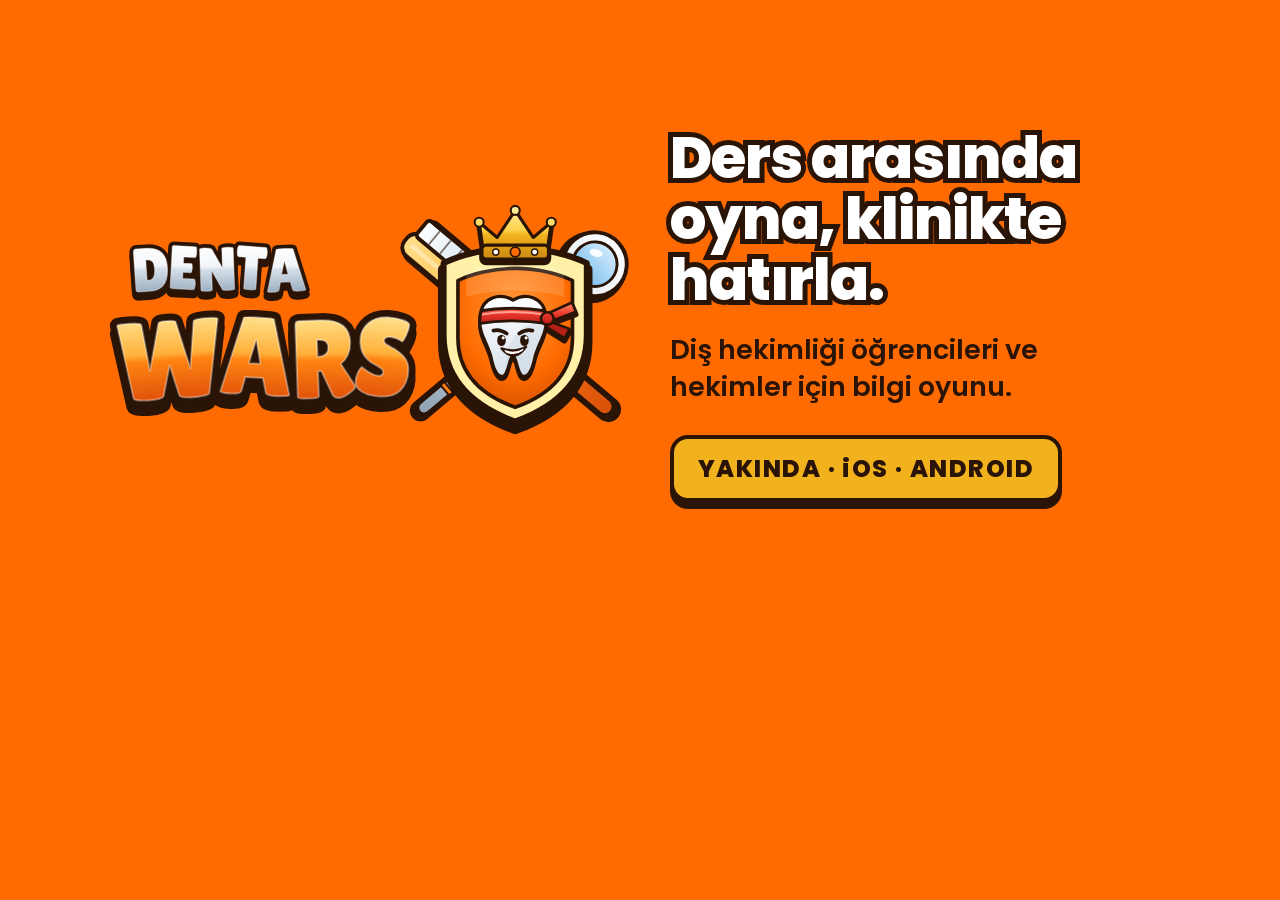
<file: araclar/og.html>
<!doctype html>
<html lang="tr"><head><meta charset="utf-8">
<style>
@font-face{font-family:P;font-weight:800;src:url(../assets/fonts/poppins-800.woff)}
@font-face{font-family:P;font-weight:600;src:url(../assets/fonts/poppins-600.woff)}
html,body{margin:0;width:1200px;height:630px;overflow:hidden}
body{background:#FF6B00;font-family:P,sans-serif;color:#2A1406;display:flex;align-items:center;gap:40px;padding:0 70px;box-sizing:border-box}
img{width:560px;flex:none}
h1{font-weight:800;font-size:58px;line-height:1.05;letter-spacing:-.02em;margin:0 0 22px;color:#fff;
   -webkit-text-stroke:10px #2A1406;paint-order:stroke fill}
p{font-weight:600;font-size:27px;line-height:1.35;margin:0 0 30px}
.b{display:inline-block;background:#F2B21E;border:4px solid #2A1406;border-radius:18px;box-shadow:0 7px 0 #2A1406;
   padding:12px 24px;font-weight:800;font-size:24px;letter-spacing:.06em}
</style></head>
<body>
<img src="../assets/img/logo-yatay.svg" alt="">
<div>
  <h1>Ders arasında oyna, klinikte hatırla.</h1>
  <p>Diş hekimliği öğrencileri ve hekimler için bilgi oyunu.</p>
  <span class="b">YAKINDA · iOS · ANDROID</span>
</div>
</body></html>
</file>
<file: assets/css/site.css>
/* DentaWars — site stili.
   Kaynak: marka/DentaWars-Marka-Kimligi.pdf · uygulamanın seçilen "Alev Arena" dili (lobi = arena).

   DEGRADE KURALLARI — "doğru kurgulanmış degrade"
   1. Tek ışık kaynağı: her zaman YUKARIDAN. Açık ton üstte, koyu ton altta. Hiçbir yüzey ters ışık almaz.
   2. Tek renk ailesi: degrade kendi ailesinin 300 → 500 → 700 tonlarında kalır (turuncu, altın, mürekkep).
      Aileden aileye geçen (turuncu→mor gibi) degrade yok.
   3. Sahne ≠ yüzey: degrade yalnızca SAHNEDE (bölüm zemini, arena ışığı) ve logodaki malzemeyi taşıyan
      kabartmalarda (düğme, rozet). Okunan yüzeyler (kart, soru kutusu) düz renk kalır.
   4. Bantlaşma yok: büyük degradelerin üstünde ince gren var.
   Kontur her zaman mürekkep #2A1406, asla #000. Kırmızı yalnızca Dento'nun bandanasında ve YAKINDA rozetinde.
   Lilita One'da ğ ş ı İ yok → yalnızca rakam/ASCII; Türkçe başlık Poppins 800. */

@font-face { font-family: "Poppins"; font-weight: 500; font-display: swap; src: url(../fonts/poppins-500.woff) format("woff"); }
@font-face { font-family: "Poppins"; font-weight: 600; font-display: swap; src: url(../fonts/poppins-600.woff) format("woff"); }
@font-face { font-family: "Poppins"; font-weight: 700; font-display: swap; src: url(../fonts/poppins-700.woff) format("woff"); }
@font-face { font-family: "Poppins"; font-weight: 800; font-display: swap; src: url(../fonts/poppins-800.woff) format("woff"); }
@font-face { font-family: "Lilita One"; font-display: swap; src: url(../fonts/lilita-one.woff) format("woff"); }

:root {
  --ink: #2A1406; --ink-soft: #4A3A2C; --ink-deep: #1A0C03;
  --or-300: #FFB547; --or: #FF6B00; --or-700: #C94C00; --ember: #7A1E0E;
  --gold-300: #FFD24A; --gold: #F2B21E; --gold-700: #C98A12;
  --enamel: #FFFFFF; --enamel-s: #D8E2EB;
  --glass: #5FAFE6; --cream: #FFF3E4; --peach: #FDEBD8;

  /* sahneler: ışık yukarıdan, tek aile */
  --g-arena: radial-gradient(130% 100% at 50% -15%, #FFB547 0%, #FF8A2B 26%, #FF6B00 54%, #E85E00 80%, #C94C00 100%);
  --g-ink: radial-gradient(110% 80% at 50% -10%, #4A3A2C 0%, #2A1406 60%, #1A0C03 100%);
  --g-gold: linear-gradient(180deg, #FFD24A 0%, #F2B21E 55%, #E0A217 100%);
  --g-cream: linear-gradient(180deg, #FFF8EE 0%, #FFF3E4 60%, #FDEBD8 100%);
  /* kabartma malzemesi (düğme): logodaki WARS yazısıyla aynı ışık */
  --m-gold: linear-gradient(180deg, #FFE08A 0%, #FFD24A 45%, #F2B21E 55%, #E0A217 100%);
  --m-ink: linear-gradient(180deg, #4A3A2C 0%, #2A1406 100%);

  --line: 3px; --lift: 7px; --r: 22px;
  --wrap: 1160px; --gutter: clamp(16px, 4vw, 40px);
  --spring: cubic-bezier(.34, 1.56, .64, 1);
}

*, *::before, *::after { box-sizing: border-box; }
html { -webkit-text-size-adjust: 100%; scroll-behavior: smooth; }
body {
  margin: 0; background: var(--cream); color: var(--ink);
  font: 500 17px/1.6 "Poppins", system-ui, sans-serif;
  -webkit-font-smoothing: antialiased; overflow-x: hidden;
}
img, svg { display: block; max-width: 100%; }
img { height: auto; }
h1, h2, h3, p { margin: 0; }
a { color: inherit; }
button { font: inherit; color: inherit; }

/* eğik kayan bant ve uçuşan ögeler yatay kaydırma yaratmasın */
main { overflow-x: hidden; overflow-x: clip; }
.wrap { width: min(100%, var(--wrap)); margin-inline: auto; padding-inline: var(--gutter); }
.skip { position: absolute; left: 12px; top: -60px; z-index: 50; background: var(--ink); color: var(--enamel); padding: 10px 16px; border-radius: 12px; }
.skip:focus { top: 12px; }
:focus-visible { outline: 3px solid var(--glass); outline-offset: 3px; border-radius: 10px; }

/* gren: degrade bantlaşmasını kırar */
.sec--arena, .hero, .sec--ink, .sec--gold { position: relative; isolation: isolate; }
.sec--arena::after, .hero::after, .sec--ink::after, .sec--gold::after {
  content: ""; position: absolute; inset: 0; z-index: -1; pointer-events: none; opacity: .14; mix-blend-mode: multiply;
  background-image: url("data:image/svg+xml;utf8,<svg xmlns='http://www.w3.org/2000/svg' width='240' height='240'><filter id='n'><feTurbulence type='fractalNoise' baseFrequency='.9' numOctaves='2' stitchTiles='stitch'/><feColorMatrix values='0 0 0 0 .16  0 0 0 0 .08  0 0 0 0 .02  0 0 0 .9 0'/></filter><rect width='100%' height='100%' filter='url(%23n)'/></svg>");
}

/* ---------- tipografi ---------- */
.kicker { font-weight: 700; font-size: 14px; letter-spacing: .18em; text-transform: uppercase; margin-bottom: 14px; }
.kicker--or { color: var(--or-700); }
.kicker--gold { color: var(--gold); }
.sec__title {
  font-weight: 800; font-size: clamp(30px, 4.6vw, 52px); line-height: 1.08; letter-spacing: -.025em;
  max-width: 18ch; margin-bottom: clamp(24px, 3.4vw, 40px);
}
/* beyaz başlık + mürekkep kontur (logodaki DENTA malzemesi). Kontur çizginin ortasına basılır →
   harf arası açık tutulur, yoksa harfler yapışır. */
.sec__title--light {
  color: var(--enamel); letter-spacing: .005em; word-spacing: .08em;
  -webkit-text-stroke: .11em var(--ink); paint-order: stroke fill; text-shadow: 0 .07em 0 var(--ink);
}
.sec--ink .sec__title--light { -webkit-text-stroke: 0; text-shadow: none; letter-spacing: -.025em; word-spacing: 0; }
.sec__lead { font-weight: 600; font-size: 18px; max-width: 38ch; margin-bottom: 24px; }

/* ---------- düğme: Clash kabartması, basınca iner ---------- */
.btn {
  position: relative; display: inline-flex; align-items: center; justify-content: center; gap: 10px;
  min-height: 56px; padding: 0 28px; cursor: pointer;
  background: var(--m-gold); color: var(--ink);
  border: var(--line) solid var(--ink); border-radius: 18px;
  box-shadow: 0 var(--lift) 0 var(--ink), inset 0 2px 0 rgba(255, 255, 255, .55);
  font-weight: 800; font-size: 17px; letter-spacing: .01em; text-decoration: none; white-space: nowrap;
  transition: transform .09s ease, box-shadow .09s ease, filter .15s ease;
}
.btn:hover { filter: brightness(1.06); transform: translateY(-2px); box-shadow: 0 calc(var(--lift) + 2px) 0 var(--ink), inset 0 2px 0 rgba(255, 255, 255, .55); }
.btn:active { transform: translateY(5px); box-shadow: 0 2px 0 var(--ink), inset 0 2px 0 rgba(255, 255, 255, .4); }
.btn--big { min-height: 64px; padding: 0 34px; font-size: 19px; border-radius: 20px; }
.btn--small { min-height: 44px; padding: 0 18px; font-size: 15px; border-radius: 14px; box-shadow: 0 5px 0 var(--ink), inset 0 2px 0 rgba(255,255,255,.55); }
.btn--small:active { transform: translateY(3px); box-shadow: 0 2px 0 var(--ink); }
.btn--ink { background: var(--m-ink); color: var(--enamel); box-shadow: 0 var(--lift) 0 var(--ink-deep), inset 0 2px 0 rgba(255, 255, 255, .12); }
.btn--ink:hover { box-shadow: 0 calc(var(--lift) + 2px) 0 var(--ink-deep), inset 0 2px 0 rgba(255,255,255,.12); }
.btn--ink:active { box-shadow: 0 2px 0 var(--ink-deep); }
.btn--ghost { background: var(--cream); color: var(--ink); box-shadow: 0 var(--lift) 0 var(--ink), inset 0 2px 0 #fff; }
.btn--ghost:hover { background: #fff; }
/* altın büyük düğmede ara ara geçen parıltı */
.btn--big:not(.btn--ink)::after {
  content: ""; position: absolute; inset: 0; border-radius: inherit; pointer-events: none;
  background: linear-gradient(105deg, transparent 35%, rgba(255, 255, 255, .7) 50%, transparent 65%) -150% 0 / 250% 100% no-repeat;
  animation: shine 4.5s ease-in-out 3s infinite;
}
@keyframes shine { 0%, 70% { background-position: -150% 0; } 100% { background-position: 150% 0; } }

/* ---------- üst bar ---------- */
.top { position: sticky; top: 0; z-index: 30; background: var(--or); border-bottom: var(--line) solid var(--ink); transition: box-shadow .2s ease; }
.top.is-scrolled { box-shadow: 0 6px 0 rgba(42, 20, 6, .18); }
.top__in { display: flex; align-items: center; justify-content: space-between; height: 72px; transition: height .2s ease; }
.top.is-scrolled .top__in { height: 60px; }
.top__logo img { width: 140px; transition: width .2s ease; }
.top.is-scrolled .top__logo img { width: 118px; }
.top__act { display: flex; align-items: center; gap: 12px; position: relative; }

.snd {
  display: inline-flex; align-items: center; gap: 8px; height: 44px; padding: 0 14px 0 12px; cursor: pointer;
  background: var(--or-300); border: var(--line) solid var(--ink); border-radius: 14px; box-shadow: 0 5px 0 var(--ink);
  font-weight: 800; font-size: 15px; transition: transform .09s, box-shadow .09s, background-color .15s;
}
.snd:active { transform: translateY(3px); box-shadow: 0 2px 0 var(--ink); }
.snd__ico { width: 22px; height: 22px; fill: none; stroke: var(--ink); stroke-width: 2.2; stroke-linecap: round; stroke-linejoin: round; }
.snd__body { fill: var(--ink); }
.snd__on { display: none; }
.snd.is-on { background: var(--m-gold); }
.snd.is-on .snd__on { display: block; animation: wave 1.2s ease-in-out infinite; }
.snd.is-on .snd__off { display: none; }
@keyframes wave { 50% { opacity: .45; } }
.snd__hint {
  position: absolute; top: calc(100% + 14px); right: 138px; width: max-content; max-width: 220px;
  background: var(--ink); color: var(--enamel); font-weight: 700; font-size: 13px; line-height: 1.35;
  padding: 10px 14px; border-radius: 12px; animation: hint-in .4s var(--spring) both;
}
.snd__hint[hidden] { display: none; }
.snd__hint::before { content: ""; position: absolute; top: -7px; right: 44px; border: 8px solid transparent; border-top: 0; border-bottom-color: var(--ink); }
@keyframes hint-in { from { opacity: 0; transform: translateY(-8px) scale(.9); } }

/* ---------- kahraman: arena ---------- */
.hero { background: var(--g-arena); overflow: hidden; --px: 0; --py: 0; }
/* dönen ışınlar: yukarıdan gelen ışığın kaynağında, kenara doğru söner */
.hero__rays {
  position: absolute; z-index: -1; left: 50%; top: -55%; width: 190vmax; height: 190vmax; translate: -50% 0;
  background: repeating-conic-gradient(from 0deg, rgba(255, 210, 74, .22) 0deg 7deg, transparent 7deg 22.5deg);
  -webkit-mask: radial-gradient(closest-side, #000 8%, transparent 62%); mask: radial-gradient(closest-side, #000 8%, transparent 62%);
  animation: spin 80s linear infinite;
}
.hero__glow {
  position: absolute; z-index: -1; right: 4%; top: 12%; width: min(720px, 70vw); aspect-ratio: 1; border-radius: 50%;
  background: radial-gradient(closest-side, rgba(255, 224, 138, .5) 0%, rgba(255, 181, 71, .22) 45%, rgba(255, 181, 71, 0) 100%);
  translate: calc(var(--px) * 30px) calc(var(--py) * 30px);
}
@keyframes spin { to { rotate: 360deg; } }
.hero__dust { position: absolute; inset: 0; z-index: -1; pointer-events: none; overflow: hidden; }
.hero__dust i {
  position: absolute; bottom: -20px; width: 10px; height: 10px; scale: var(--s);
  background: var(--gold-300); clip-path: polygon(50% 0, 62% 38%, 100% 50%, 62% 62%, 50% 100%, 38% 62%, 0 50%, 38% 38%);
  animation: rise var(--dur) linear var(--del) infinite; opacity: 0;
}
@keyframes rise { 10% { opacity: .9; } 85% { opacity: .7; } 100% { transform: translate(var(--x), -110vh) rotate(260deg); opacity: 0; } }

.hero__in {
  display: grid; grid-template-columns: 1.3fr .7fr; align-items: center; gap: clamp(24px, 4vw, 56px);
  padding-block: clamp(36px, 6vw, 84px) clamp(64px, 8vw, 112px);
}
.hero .kicker { color: var(--ink); }
.hero__title {
  font-weight: 800; font-size: clamp(29px, 4.3vw, 58px); line-height: 1.08; letter-spacing: .005em; word-spacing: .08em;
  color: var(--enamel); -webkit-text-stroke: .11em var(--ink); paint-order: stroke fill; text-shadow: 0 .08em 0 var(--ink);
  margin-bottom: 22px;
}
.hero__title .line { display: block; }
.hero__lead { font-weight: 600; font-size: clamp(17px, 1.6vw, 20px); max-width: 34ch; margin-bottom: 30px; }
.hero__cta { display: flex; flex-wrap: wrap; gap: 14px; margin-bottom: 26px; }
.hero__art { display: flex; justify-content: center; }
.hero__stage {
  all: unset; display: block; width: min(100%, 500px); cursor: pointer; border-radius: 24px;
  translate: calc(var(--px) * -18px) calc(var(--py) * -14px); transition: translate .3s ease-out;
}
.hero__stage:focus-visible { outline: 3px solid var(--glass); outline-offset: 6px; }
.hero__logo { width: 100%; height: auto; overflow: visible; filter: drop-shadow(0 18px 0 rgba(42, 20, 6, .22)); }
/* JS varken logo, intro ilk kareyi kurana kadar gizli (yoksa hazır logo bir an görünüp kaybolur).
   intro.js hiç çalışmazsa 2,5 sn sonra yine görünür. */
.js .hero__logo { opacity: 0; animation: show .01s 2.5s forwards; }
.js.hero-ready .hero__logo { opacity: 1; animation: none; }
.js.hero-ready.hero-go .hero__logo { animation: float 5s ease-in-out 2.8s infinite; }
@keyframes show { to { opacity: 1; } }

/* metin girişi */
.js .in { opacity: 0; transform: translateY(22px); animation: up .01s 2.5s forwards; }
.js.hero-go .in { animation: up .6s var(--spring) var(--d, 0s) forwards; }
@keyframes up { to { opacity: 1; transform: none; } }

.stores { list-style: none; margin: 0; padding: 0; display: flex; flex-wrap: wrap; gap: 12px; }
.store { display: inline-flex; align-items: center; gap: 10px; padding: 9px 14px 9px 16px; border: var(--line) solid var(--ink); border-radius: 14px; background: rgba(255, 243, 228, .9); }
.store__name { font-weight: 700; font-size: 15px; }
.store__tag { font-weight: 800; font-size: 11px; letter-spacing: .14em; text-transform: uppercase; background: var(--ink); color: var(--enamel); padding: 4px 8px; border-radius: 8px; }

/* ---------- kayan bant ---------- */
.ticker {
  position: relative; z-index: 2; overflow: hidden; background: var(--ink); color: var(--gold-300);
  rotate: -1.6deg; margin: -22px -24px -10px; padding-block: 14px; box-shadow: 0 8px 0 var(--or-700);
}
.ticker__track { display: flex; width: max-content; gap: 28px; align-items: center; animation: marquee 32s linear infinite; }
.ticker span { font-weight: 800; font-size: clamp(18px, 2.2vw, 26px); text-transform: uppercase; letter-spacing: .04em; white-space: nowrap; }
.ticker i { font-style: normal; color: var(--or); font-size: 22px; }
@keyframes marquee { to { transform: translateX(-50%); } }

/* ---------- bölümler ---------- */
.sec { padding-block: clamp(72px, 9vw, 124px); }
.sec + .sec { border-top: var(--line) solid var(--ink); }
.sec--cream { background: var(--g-cream); }
.sec--arena { background: var(--g-arena); overflow: hidden; }
.sec--ink { background: var(--g-ink); color: var(--enamel); }
.sec--gold { background: var(--g-gold); }

/* okunan yüzeyler düz: beyaz + kontur + düz alt gölge */
.card, .step { background: var(--enamel); border: var(--line) solid var(--ink); border-radius: var(--r); box-shadow: 0 var(--lift) 0 var(--ink); padding: clamp(24px, 3vw, 36px); }
.card p, .step p { color: var(--ink-soft); }
.tilt { --rx: 0deg; --ry: 0deg; rotate: none; transform: perspective(900px) rotateX(var(--rx)) rotateY(var(--ry)); }
.tilt.is-in { transition: transform .25s ease-out, opacity .55s ease; }

.duo { display: grid; grid-template-columns: repeat(2, 1fr); gap: clamp(20px, 3vw, 32px); }
.card { position: relative; padding-top: 28px; }
.card__dento { width: 170px; margin: -24px 0 0 -24px; }
.card__title { font-weight: 800; font-size: 28px; letter-spacing: -.02em; margin-bottom: 10px; }
.bob { animation: bob 3.2s ease-in-out infinite; transform-origin: 50% 90%; }
.card:nth-child(2) .bob { animation-delay: -1.6s; }
.card:hover .bob { animation: hop .5s var(--spring); }
@keyframes bob { 50% { transform: translateY(-8px) rotate(-2deg); } }
@keyframes hop { 40% { transform: translateY(-22px) scale(1.06, .96); } 70% { transform: translateY(0) scale(.96, 1.05); } }
@keyframes float { 50% { transform: translateY(-12px); } }

/* adımlar: numara damga gibi iner */
.steps { list-style: none; margin: 0; padding: 0; display: grid; grid-template-columns: repeat(3, 1fr); gap: clamp(20px, 2.6vw, 28px); }
.step__no {
  display: inline-block; font-family: "Lilita One", "Poppins", sans-serif; font-size: 72px; line-height: 1;
  color: var(--or); -webkit-text-stroke: 7px var(--ink); paint-order: stroke fill; margin-bottom: 12px; text-shadow: 0 6px 0 var(--ink);
}
.step__title { font-weight: 800; font-size: 22px; letter-spacing: -.015em; margin-bottom: 8px; }

/* modlar: Clash kart dili */
.modes { display: grid; grid-template-columns: repeat(4, 1fr); gap: clamp(16px, 2.4vw, 24px); }
.mode {
  --rx: 0deg; --ry: 0deg;
  display: flex; flex-direction: column; align-items: center; text-align: center; cursor: pointer;
  background: linear-gradient(180deg, #5A4636 0%, #4A3A2C 60%, #3E2F22 100%);
  border: var(--line) solid var(--or); border-radius: var(--r);
  box-shadow: 0 var(--lift) 0 var(--or-700), inset 0 2px 0 rgba(255, 255, 255, .1);
  padding: 18px 20px 26px;
  transform: perspective(900px) rotateX(var(--rx)) rotateY(var(--ry));
  transition: transform .25s ease-out, box-shadow .2s ease, border-color .2s ease;
}
.mode:hover { border-color: var(--gold); box-shadow: 0 var(--lift) 0 var(--gold-700), 0 0 0 6px rgba(242, 178, 30, .18); }
.mode img { width: 170px; margin: -8px auto 0; transition: transform .3s var(--spring); }
.mode:hover img { transform: translateY(-8px) scale(1.06); }
.mode.jump img { animation: jump .7s var(--spring); }
@keyframes jump { 30% { transform: translateY(-38px) rotate(-8deg) scale(1.1); } 60% { transform: translateY(0) scale(1.08, .92); } 80% { transform: scale(.97, 1.04); } }
.mode__title { display: block; font-weight: 800; font-size: 20px; color: var(--gold); margin-bottom: 6px; }
.mode__txt { display: block; font-size: 15px; line-height: 1.55; color: var(--peach); font-weight: 500; }

.final { display: grid; grid-template-columns: auto 1fr; align-items: center; gap: clamp(20px, 4vw, 56px); }
.final__dento { width: clamp(150px, 20vw, 240px); }
.final .sec__title { margin-bottom: 14px; }
.final__lead { font-weight: 600; font-size: 18px; max-width: 40ch; margin-bottom: 28px; }
.badge {
  display: inline-block; margin-bottom: 18px; padding: 8px 18px; rotate: -4deg;
  background: linear-gradient(180deg, #F0544A 0%, #E8352A 55%, #B51F16 100%); color: var(--enamel);
  border: var(--line) solid var(--ink); border-radius: 14px; box-shadow: 0 5px 0 var(--ink);
  font-weight: 800; font-size: 18px; letter-spacing: .12em; text-transform: uppercase;
}

/* ---------- mini tur ---------- */
.quiz-wrap { display: grid; grid-template-columns: .9fr 1.1fr; gap: clamp(28px, 5vw, 72px); align-items: center; }
.quiz-intro__dento { width: clamp(150px, 18vw, 220px); margin-top: 8px; animation: bob 3s ease-in-out infinite; }
.quiz {
  position: relative; min-height: 440px; background: var(--enamel);
  border: var(--line) solid var(--ink); border-radius: 28px; box-shadow: 0 10px 0 var(--ink);
  padding: clamp(22px, 3vw, 34px); overflow: hidden;
}
.quiz.is-shake { animation: shake .45s ease; }
@keyframes shake { 20%, 60% { transform: translateX(-9px); } 40%, 80% { transform: translateX(9px); } }
.quiz.is-win { animation: winpulse .5s var(--spring); }
@keyframes winpulse { 40% { transform: scale(1.025); } }
.quiz__screen { display: none; }
.quiz__screen.is-on { display: block; animation: screen-in .45s var(--spring); }
@keyframes screen-in { from { opacity: 0; transform: translateY(16px) scale(.98); } }
.quiz__screen[data-screen="start"], .quiz__screen[data-screen="end"] { text-align: center; padding-top: 28px; }
.quiz__tag { display: inline-block; font-weight: 800; font-size: 12px; letter-spacing: .14em; text-transform: uppercase; background: var(--peach); color: var(--or-700); padding: 6px 12px; border-radius: 10px; margin-bottom: 22px; }
.quiz__big { font-weight: 800; font-size: clamp(30px, 3.6vw, 42px); letter-spacing: -.025em; line-height: 1.1; margin-bottom: 12px; }
.quiz__small { color: var(--ink-soft); max-width: 34ch; margin: 0 auto 28px; }
.quiz__head { display: flex; justify-content: space-between; align-items: center; margin-bottom: 12px; }
.quiz__count { font-family: "Lilita One", "Poppins", sans-serif; font-size: 26px; color: var(--or); -webkit-text-stroke: 4px var(--ink); paint-order: stroke fill; }
.quiz__streak { font-weight: 800; font-size: 13px; letter-spacing: .08em; background: var(--m-gold); border: 2px solid var(--ink); border-radius: 10px; padding: 4px 10px; animation: hint-in .4s var(--spring); }
.quiz__streak[hidden] { display: none; }
.quiz__timer { height: 14px; border: var(--line) solid var(--ink); border-radius: 10px; background: var(--peach); overflow: hidden; margin-bottom: 22px; }
.quiz__timer span { display: block; height: 100%; background: linear-gradient(180deg, #FFD24A 0%, #F2B21E 100%); transform-origin: left; }
.quiz__timer.is-low span { background: linear-gradient(180deg, #FF8A2B 0%, #FF6B00 100%); animation: wave .5s ease-in-out infinite; }
.quiz__q { font-weight: 800; font-size: clamp(21px, 2.3vw, 26px); line-height: 1.3; letter-spacing: -.01em; margin-bottom: 20px; min-height: 2.6em; }
.quiz__opts { display: grid; gap: 12px; }
.opt {
  all: unset; box-sizing: border-box; display: flex; align-items: center; gap: 14px; cursor: pointer;
  min-height: 58px; padding: 8px 16px 8px 10px; background: var(--cream);
  border: var(--line) solid var(--ink); border-radius: 16px; box-shadow: 0 5px 0 var(--ink);
  font-weight: 700; font-size: 17px; transition: transform .09s, box-shadow .09s, background-color .15s;
  animation: opt-in .4s var(--spring) both;
}
@keyframes opt-in { from { opacity: 0; transform: translateX(24px); } }
.opt:hover:not(:disabled) { background: var(--peach); transform: translateY(-2px); box-shadow: 0 7px 0 var(--ink); }
.opt:active:not(:disabled) { transform: translateY(4px); box-shadow: 0 1px 0 var(--ink); }
.opt:focus-visible { outline: 3px solid var(--glass); outline-offset: 3px; }
.opt:disabled { cursor: default; }
.opt__k { flex: none; display: grid; place-items: center; width: 38px; height: 38px; border-radius: 11px; background: var(--enamel); border: 2px solid var(--ink); font-weight: 800; }
/* doğru = altın, yanlış = soluk; renk tek başına anlam taşımaz → ✓ / ✕ işareti de var */
.opt.is-right { background: var(--m-gold); animation: right-pop .45s var(--spring); }
.opt.is-right .opt__k, .opt.is-wrong .opt__k { font-size: 0; }
.opt.is-right .opt__k::after { content: "✓"; font-size: 20px; }
.opt.is-wrong { background: #EDE3D8; color: #8A7A6A; box-shadow: 0 2px 0 var(--ink); transform: translateY(3px); }
.opt.is-wrong .opt__k::after { content: "✕"; font-size: 18px; color: var(--ink); }
@keyframes right-pop { 40% { transform: scale(1.04); } }
.quiz__stars { display: flex; justify-content: center; align-items: flex-end; gap: 10px; margin-bottom: 18px; }
.quiz__stars svg { width: 64px; height: 64px; }
.quiz__stars svg:nth-child(2) { width: 84px; height: 84px; margin-bottom: 12px; }
.quiz__stars path { fill: #EDE3D8; stroke: var(--ink); stroke-width: 6; stroke-linejoin: round; }
.quiz__stars svg.is-lit { animation: star-in .55s var(--spring) both; }
.quiz__stars svg.is-lit path { fill: var(--gold-300); }
@keyframes star-in { from { transform: scale(0) rotate(-40deg); } }
.quiz__endcta { display: flex; flex-wrap: wrap; justify-content: center; gap: 14px; }
.fly {
  position: absolute; z-index: 40; pointer-events: none;
  font-family: "Lilita One", "Poppins", sans-serif; font-size: 34px; color: var(--gold-300);
  -webkit-text-stroke: 5px var(--ink); paint-order: stroke fill; animation: fly 1s ease-out forwards;
}
@keyframes fly { from { transform: translateY(0) scale(.6); opacity: 0; } 20% { transform: translateY(-14px) scale(1.15); opacity: 1; } to { transform: translateY(-70px) scale(1); opacity: 0; } }

/* ---------- alt bilgi ---------- */
.foot { background: var(--ink-deep); color: var(--peach); border-top: var(--line) solid var(--ink); }
.foot__in { display: flex; align-items: center; gap: 24px; padding-block: 32px; font-size: 14px; }
.foot__in img { width: 104px; flex: none; }
.foot__in p { flex: 1; }
.foot__in a { font-weight: 700; color: var(--gold); text-decoration: none; }
.foot__in a:hover { text-decoration: underline; }

.confetti { position: fixed; inset: 0; width: 100vw; height: 100vh; pointer-events: none; z-index: 60; }

/* ---------- kaydırınca giriş ---------- */
.js .reveal { opacity: 0; translate: 0 26px; transition: opacity .55s ease, translate .6s var(--spring); }
.js .reveal.is-in { opacity: 1; translate: 0 0; }
.js .stamp { opacity: 0; }
.js .stamp.is-in { animation: card-up .55s var(--spring) both; }
.js .stamp.is-in .step__no { animation: slam .5s cubic-bezier(.5, 0, .75, 0) both; animation-delay: inherit; }
@keyframes card-up { from { opacity: 0; transform: translateY(40px) rotate(-2deg); } to { opacity: 1; transform: none; } }
@keyframes slam { 0% { transform: scale(2.6) rotate(-14deg); opacity: 0; } 60% { transform: scale(1) rotate(0); opacity: 1; } 75% { transform: scale(1.12, .88); } 100% { transform: none; opacity: 1; } }
.js .flip { opacity: 0; }
.js .flip.is-in { animation: flip .7s var(--spring) both; }
@keyframes flip { from { opacity: 0; transform: perspective(900px) rotateY(-80deg) translateY(30px); } to { opacity: 1; } }
.js .pop-in { scale: 0; }
.js .pop-in.is-in { animation: pop .6s var(--spring) both; }
@keyframes pop { from { scale: 0; } to { scale: 1; } }

@media (prefers-reduced-motion: reduce) {
  html { scroll-behavior: auto; }
  *, *::before, *::after { animation-duration: .01ms !important; animation-iteration-count: 1 !important; transition-duration: .01ms !important; }
  .hero__rays, .ticker__track, .hero__dust { animation: none !important; }
  .js .reveal, .js .stamp, .js .flip, .js .in, .js .hero__logo { opacity: 1; transform: none; translate: none; }
  .js .pop-in { scale: 1; }
}

/* ---------- daralma ---------- */
@media (max-width: 980px) {
  .modes { grid-template-columns: repeat(2, 1fr); }
  .steps { grid-template-columns: 1fr; }
  .quiz-wrap { grid-template-columns: 1fr; }
  .quiz-intro__dento { display: none; }
}
@media (max-width: 820px) {
  .hero__in { grid-template-columns: 1fr; }
  .hero__art { order: -1; }
  .hero__stage { width: min(88%, 380px); }
  .duo { grid-template-columns: 1fr; }
}
@media (max-width: 560px) {
  .modes { grid-template-columns: 1fr; }
  .mode { flex-direction: row; align-items: center; text-align: left; gap: 10px; padding: 12px 16px 12px 8px; }
  .mode img { width: 104px; flex: none; margin: 0; }
  .mode:hover img { transform: none; }
  .final { grid-template-columns: 1fr; }
  .final__dento { width: 150px; }
  .foot__in { flex-direction: column; align-items: flex-start; gap: 14px; }
  .hero__cta .btn, .quiz__endcta .btn, .final .btn { width: 100%; }
  .snd__txt { display: none; }
  .snd { padding: 0 10px; }
  .snd__hint { right: 0; }
  .snd__hint::before { right: 60px; }
  .quiz { min-height: 470px; }
}

/* =========================================================
   v3 bölümleri — Kültür Kitabı 1.1'e göre (06.10.2026)
   ========================================================= */
.kicker--ink { color: var(--ink); }
.sec__lead--ink { color: var(--ink-soft); }
.sec__lead--light { color: var(--peach); }

/* kimin için: üçlü */
.trio { display: grid; grid-template-columns: repeat(3, 1fr); gap: clamp(18px, 2.6vw, 28px); }
.card__tag { display: inline-block; font-weight: 800; font-size: 12px; letter-spacing: .14em; text-transform: uppercase; color: var(--or-700); background: var(--peach); padding: 4px 10px; border-radius: 8px; margin-bottom: 8px; }
.card__arma { width: 132px; margin: -18px 0 4px -10px; filter: drop-shadow(0 8px 0 rgba(42, 20, 6, .18)); animation: bob 3.4s ease-in-out infinite; }

/* sekiz oyun */
.games { display: grid; grid-template-columns: repeat(4, 1fr); gap: clamp(14px, 2vw, 22px); }
.game {
  --rx: 0deg; --ry: 0deg;
  all: unset; box-sizing: border-box; cursor: pointer; display: flex; flex-direction: column; gap: 8px;
  padding: 20px 20px 24px; border-radius: var(--r);
  background: linear-gradient(180deg, #5A4636 0%, #4A3A2C 60%, #3E2F22 100%);
  border: var(--line) solid var(--or); box-shadow: 0 var(--lift) 0 var(--or-700), inset 0 2px 0 rgba(255, 255, 255, .1);
  transform: perspective(900px) rotateX(var(--rx)) rotateY(var(--ry));
  transition: transform .25s ease-out, box-shadow .2s ease, border-color .2s ease;
}
.game:hover { border-color: var(--gold); box-shadow: 0 var(--lift) 0 var(--gold-700), 0 0 0 6px rgba(242, 178, 30, .18); }
.game:focus-visible { outline: 3px solid var(--glass); outline-offset: 4px; }
.game__ico { width: 64px; height: 64px; transition: transform .35s var(--spring); }
.game:hover .game__ico, .game.jump .game__ico { transform: translateY(-6px) rotate(-6deg) scale(1.12); }
.game__t { font-weight: 800; font-size: 19px; color: var(--gold); }
.game__d { font-size: 15px; line-height: 1.55; color: var(--peach); }
.games__note { margin-top: 26px; color: rgba(253, 235, 216, .6); font-weight: 600; font-size: 15px; }

/* ligler: merdiven gibi yükselen armalar */
.leagues { list-style: none; margin: 0; padding: 0; display: grid; grid-template-columns: repeat(6, 1fr); gap: clamp(8px, 1.6vw, 18px); align-items: end; }
.league { display: flex; flex-direction: column; align-items: center; text-align: center; }
.league:nth-child(1) { --up: 0px; } .league:nth-child(2) { --up: 14px; } .league:nth-child(3) { --up: 28px; }
.league:nth-child(4) { --up: 42px; } .league:nth-child(5) { --up: 56px; } .league:nth-child(6) { --up: 70px; }
.league { margin-bottom: var(--up); }
.league img { width: 100%; max-width: 190px; aspect-ratio: 1; filter: drop-shadow(0 12px 10px rgba(42, 20, 6, .22)); transition: transform .4s var(--spring), filter .3s; }
.league:hover img { transform: translateY(-10px) rotate(-4deg) scale(1.06); filter: drop-shadow(0 20px 14px rgba(42, 20, 6, .28)); }
.league b { font-weight: 800; font-size: clamp(15px, 1.5vw, 20px); margin-top: 6px; }
.league span { font-size: 13px; color: var(--ink-soft); line-height: 1.4; margin-top: 2px; max-width: 16ch; }

/* beş ilke (kullanılmıyor, sözler bölümüne dönüştü) */
.rules { list-style: none; margin: 0; padding: 0; display: grid; grid-template-columns: repeat(2, 1fr); gap: 16px clamp(20px, 3vw, 36px); }
.rule { display: flex; gap: 18px; align-items: flex-start; background: var(--enamel); border: var(--line) solid var(--ink); border-radius: var(--r); box-shadow: 0 6px 0 var(--ink); padding: 20px 22px; }
.rule:last-child { grid-column: 1 / -1; }
.rule__no { flex: none; font-family: "Lilita One", "Poppins", sans-serif; font-size: 46px; line-height: 1; color: var(--or); -webkit-text-stroke: 5px var(--ink); paint-order: stroke fill; text-shadow: 0 4px 0 var(--ink); width: 40px; text-align: center; }
.rule h3 { font-weight: 800; font-size: 20px; letter-spacing: -.01em; margin-bottom: 4px; }
.rule p { color: var(--ink-soft); font-size: 16px; }
.redlines { list-style: none; margin: 28px 0 0; padding: 0; display: flex; flex-wrap: wrap; gap: 10px; }
.redlines li { font-weight: 800; font-size: 14px; letter-spacing: .06em; text-transform: uppercase; padding: 8px 14px; border-radius: 12px; border: var(--line) solid var(--ink); background: var(--ink); color: var(--gold-300); }
.redlines li::before { content: "✕ "; color: var(--or); }

/* takvim */
.clock-wrap { display: grid; grid-template-columns: .9fr 1.1fr; gap: clamp(28px, 5vw, 72px); align-items: start; }
.clock { list-style: none; margin: 0; padding: 0; border-left: 4px solid var(--or); }
.clock li { position: relative; display: grid; grid-template-columns: 150px 1fr; gap: 16px; padding: 14px 0 14px 26px; border-bottom: 1px solid rgba(253, 235, 216, .12); }
.clock li::before { content: ""; position: absolute; left: -12px; top: 22px; width: 20px; height: 20px; border-radius: 50%; background: var(--gold); border: 3px solid var(--ink); }
.clock time { font-family: "Poppins", sans-serif; font-weight: 800; color: var(--gold); font-size: 17px; }
.clock span { color: var(--peach); }

/* sık sorulanlar */
.faq-wrap { display: grid; grid-template-columns: .8fr 1.2fr; gap: clamp(28px, 5vw, 72px); align-items: start; }
.faq__dento { width: 190px; margin-top: 8px; }
.faq { display: grid; gap: 12px; }
.faq details { background: var(--enamel); border: var(--line) solid var(--ink); border-radius: 18px; box-shadow: 0 5px 0 var(--ink); overflow: hidden; }
.faq summary { list-style: none; cursor: pointer; display: flex; justify-content: space-between; align-items: center; gap: 16px; padding: 18px 20px; font-weight: 800; font-size: 18px; }
.faq summary::-webkit-details-marker { display: none; }
.faq summary::after { content: "+"; flex: none; display: grid; place-items: center; width: 32px; height: 32px; border-radius: 10px; background: var(--m-gold); border: 2px solid var(--ink); font-size: 22px; line-height: 1; transition: transform .3s var(--spring); }
.faq details[open] summary::after { transform: rotate(45deg); }
.faq details p { padding: 0 20px 20px; color: var(--ink-soft); animation: screen-in .35s var(--spring); }

.final-sec .final__lead { color: var(--ink); }

@media (max-width: 980px) {
  .games { grid-template-columns: repeat(2, 1fr); }
  .leagues { grid-template-columns: repeat(3, 1fr); row-gap: 28px; }
  .league { margin-bottom: 0; }
  .rules { grid-template-columns: 1fr; }
  .clock-wrap, .faq-wrap { grid-template-columns: 1fr; }
  .faq__dento { display: none; }
}
@media (max-width: 820px) {
  .trio { grid-template-columns: 1fr; }
}
@media (max-width: 560px) {
  .games { grid-template-columns: 1fr; }
  .game { flex-direction: row; flex-wrap: wrap; align-items: center; column-gap: 14px; padding: 16px; }
  .game__ico { width: 48px; height: 48px; }
  .game__t { flex: 1; }
  .game__d { flex-basis: 100%; }
  .leagues { grid-template-columns: repeat(2, 1fr); }
  .clock li { grid-template-columns: 1fr; gap: 2px; }
}
/* üçlü kartlarda görsel alanı sabit: başlıklar aynı hizada başlasın */
.trio .card > img:first-child { height: 132px; width: auto; max-width: 100%; object-fit: contain; object-position: left center; margin: -22px 0 6px -14px; }
.card__title { line-height: 1.15; }

/* =========================================================
   v4 · "Neden varız" kaydırma hikâyesi + sözler (06.10.2026)
   ========================================================= */
.sr-only { position: absolute; width: 1px; height: 1px; overflow: hidden; clip: rect(0 0 0 0); white-space: nowrap; }
.story { position: relative; background: var(--g-ink); color: var(--enamel); border-top: var(--line) solid var(--ink); overflow: hidden; }
.story__pin { display: grid; justify-items: center; gap: 10px; padding-block: clamp(48px, 7vw, 88px) clamp(40px, 6vw, 72px); }
.story__head { width: 100%; }
.story__head .kicker { margin: 0; }
.story__stage { display: block; width: min(100%, 920px, 100vh * 1.4); height: auto; margin: 0 auto; overflow: hidden; }
.st-vs { font-family: "Lilita One", "Poppins", sans-serif; font-size: 92px; fill: #FFD24A; stroke: #2A1406; stroke-width: 14px; paint-order: stroke fill; stroke-linejoin: round; }
.st-score { font-family: "Lilita One", "Poppins", sans-serif; font-size: 50px; fill: #FFD24A; }
.st-day { font-family: "Lilita One", "Poppins", sans-serif; font-size: 40px; fill: #FFFFFF; stroke: #2A1406; stroke-width: 6px; paint-order: stroke fill; }
.story__caps { list-style: none; margin: 0 auto; padding: 0 var(--gutter); position: relative; width: min(100%, 900px); height: clamp(96px, 14vh, 130px); text-align: center; }
.cap { position: absolute; inset: 0; display: flex; flex-direction: column; align-items: center; justify-content: center; gap: 4px;
  opacity: 0; transform: translateY(24px) scale(.96); transition: opacity .35s ease, transform .45s var(--spring); pointer-events: none; }
.cap.is-on { opacity: 1; transform: none; }
.cap b { font-weight: 800; font-size: clamp(28px, 4.4vw, 54px); line-height: 1.05; letter-spacing: -.025em; }
.cap span { font-weight: 600; font-size: clamp(15px, 1.6vw, 19px); color: var(--peach); opacity: .8; }
.cap--end b { color: var(--gold-300); text-shadow: 0 .07em 0 var(--or-700); font-size: clamp(26px, 4vw, 50px); }
/* çizgiler kendi satırında hep ortada; düğmeler altta, yüksekliği ayrılmış satırda → hiçbir şey kaymaz */
.story__ctrl { display: flex; flex-direction: column; align-items: center; gap: 16px; }
.story__btns { display: flex; justify-content: center; align-items: center; gap: 12px; min-height: 42px; }
.story__dots { display: flex; gap: 8px; }
.story__dots button { all: unset; cursor: pointer; width: 34px; height: 8px; border-radius: 6px; background: rgba(253, 235, 216, .2); transition: background-color .3s, transform .2s; }
.story__dots button:hover { transform: scaleY(1.6); }
.story__dots button:focus-visible { outline: 3px solid var(--glass); outline-offset: 4px; }
.story__dots button.is-on { background: var(--or); }
.story__replay { all: unset; cursor: pointer; font-weight: 800; font-size: 14px; color: var(--gold); padding: 8px 14px; border: 2px solid var(--gold); border-radius: 12px; display: none; }
.story.is-done .story__replay { display: inline-block; animation: hint-in .4s var(--spring); }
.story__replay:hover { background: rgba(242, 178, 30, .15); }
.story__replay:focus-visible { outline: 3px solid var(--glass); outline-offset: 3px; }
/* hareket azaltılmışsa ya da JS yoksa: sabit sahne + bütün başlıklar alt alta */
.story.is-static .story__caps, html:not(.js) .story__caps { height: auto; display: grid; gap: 18px; }
.story.is-static .cap, html:not(.js) .cap { position: static; opacity: 1; transform: none; }
html:not(.js) .story__stage { display: none; }

/* sözler */
.promises { list-style: none; margin: 0; padding: 0; display: grid; grid-template-columns: repeat(4, 1fr); gap: clamp(14px, 2vw, 22px); }
.promise { background: var(--enamel); border: var(--line) solid var(--ink); border-radius: var(--r); box-shadow: 0 var(--lift) 0 var(--ink); padding: 22px 20px 24px; }
.promise__ico { display: block; width: 64px; height: 64px; margin-bottom: 10px; }
.promise__ico img, .promise__ico svg { width: 64px; height: 64px; }
.promise h3 { font-weight: 800; font-size: 19px; line-height: 1.2; letter-spacing: -.01em; margin-bottom: 6px; }
.promise p { color: var(--ink-soft); font-size: 15px; line-height: 1.5; }
@media (max-width: 980px) { .promises { grid-template-columns: repeat(2, 1fr); } }
@media (max-width: 560px) {
  .promises { grid-template-columns: 1fr; }
  .promise { display: grid; grid-template-columns: 56px 1fr; column-gap: 14px; align-items: center; padding: 16px; }
  .promise__ico, .promise__ico img, .promise__ico svg { width: 52px; height: 52px; margin: 0; grid-row: span 2; }
}
.story.is-static .story__ctrl, html:not(.js) .story__ctrl { display: none; }
.story__sound { all: unset; cursor: pointer; display: inline-flex; align-items: center; gap: 8px; font-weight: 800; font-size: 14px; color: var(--ink); background: var(--m-gold); border: 2px solid var(--ink); border-radius: 12px; padding: 8px 14px; box-shadow: 0 4px 0 var(--or-700); animation: hint-in .4s var(--spring); }
.story__sound svg { width: 18px; height: 18px; }
.story__sound:active { transform: translateY(3px); box-shadow: 0 1px 0 var(--or-700); }
.story__sound:focus-visible { outline: 3px solid var(--glass); outline-offset: 3px; }
.story__sound[hidden] { display: none; }
</file>
